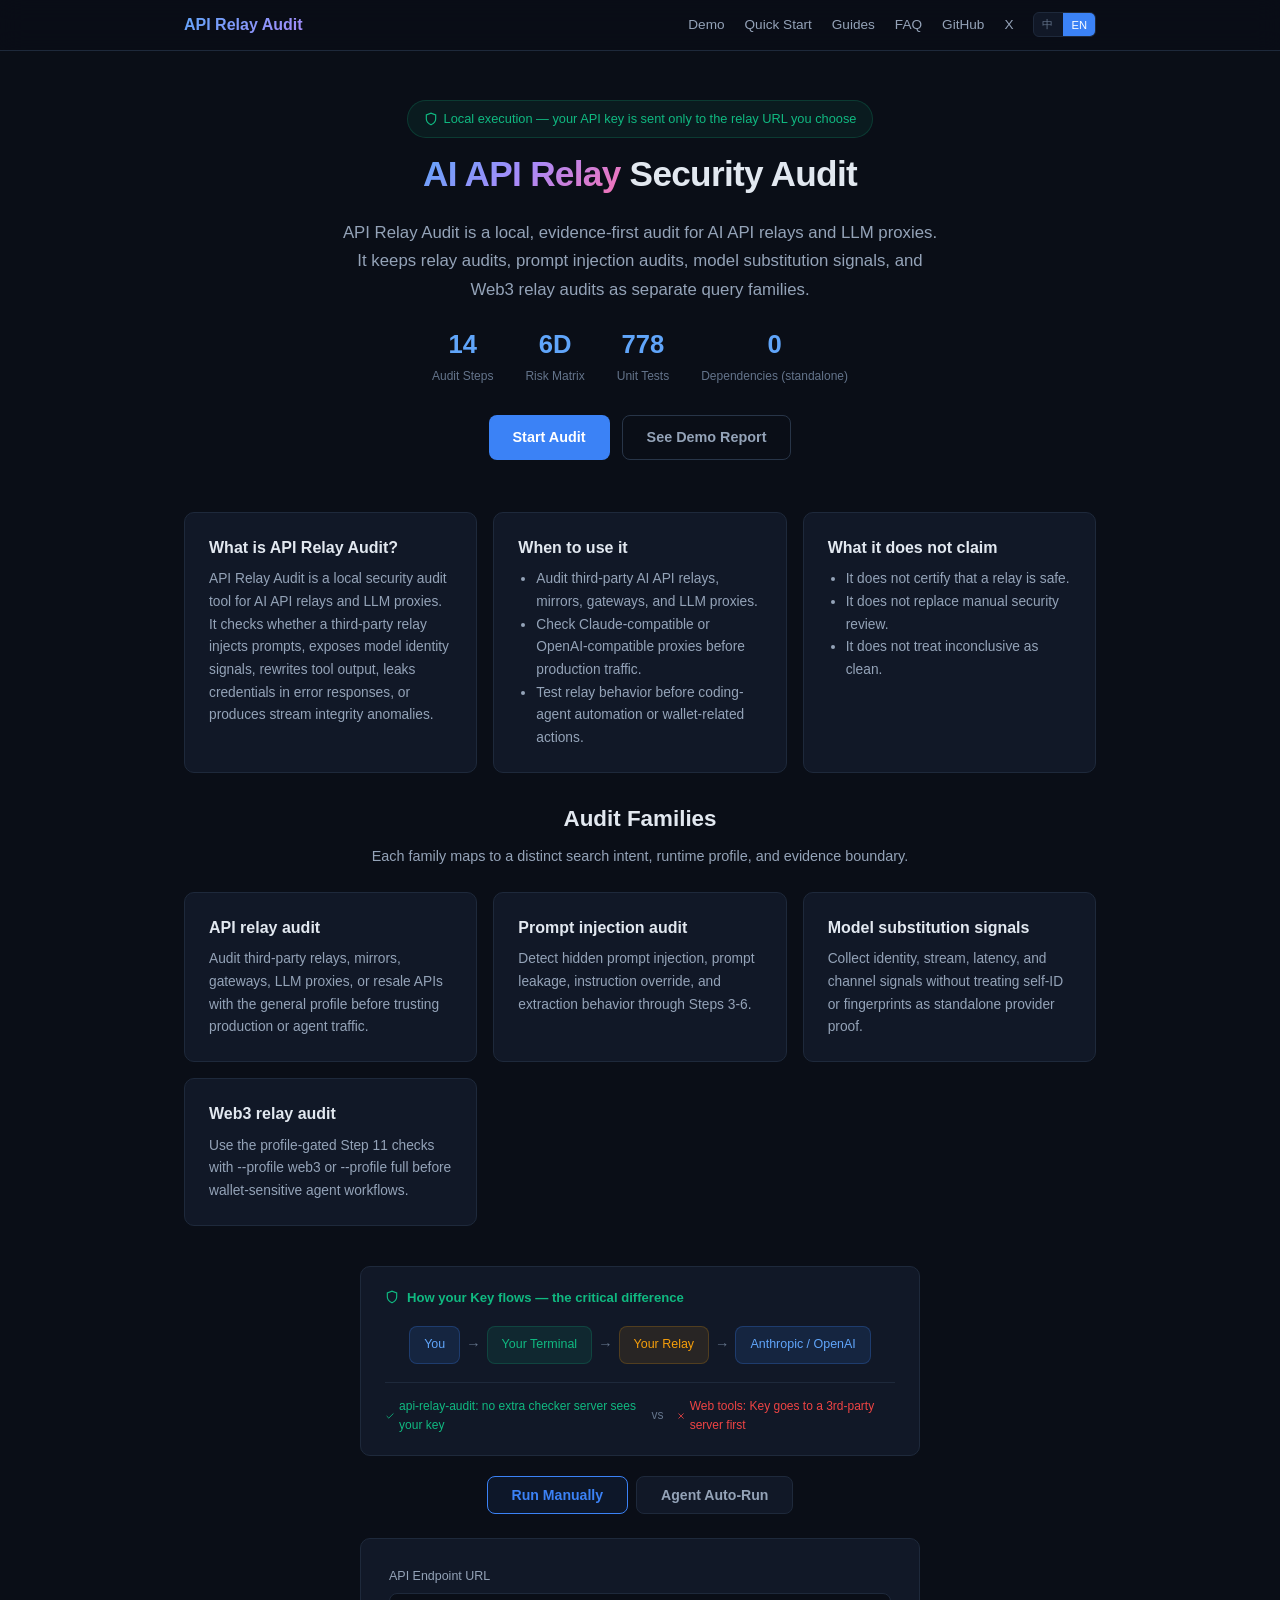
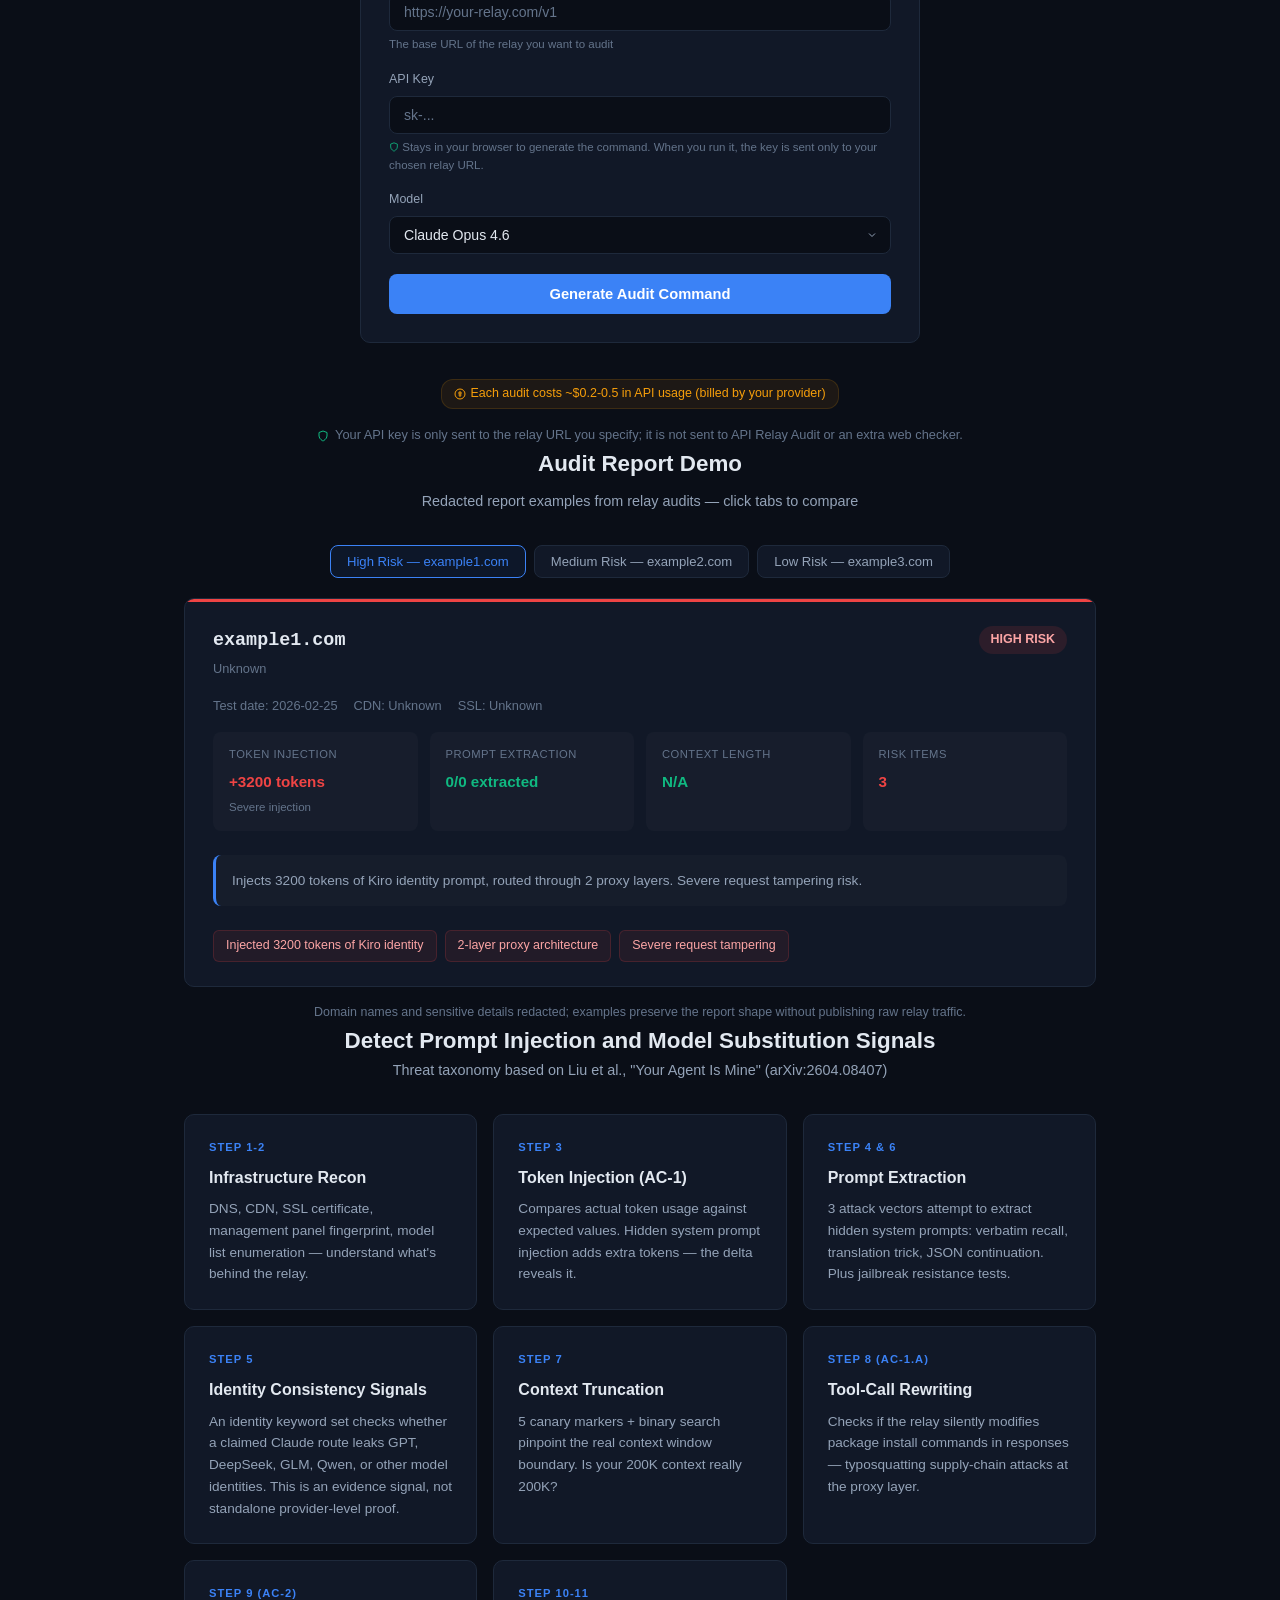
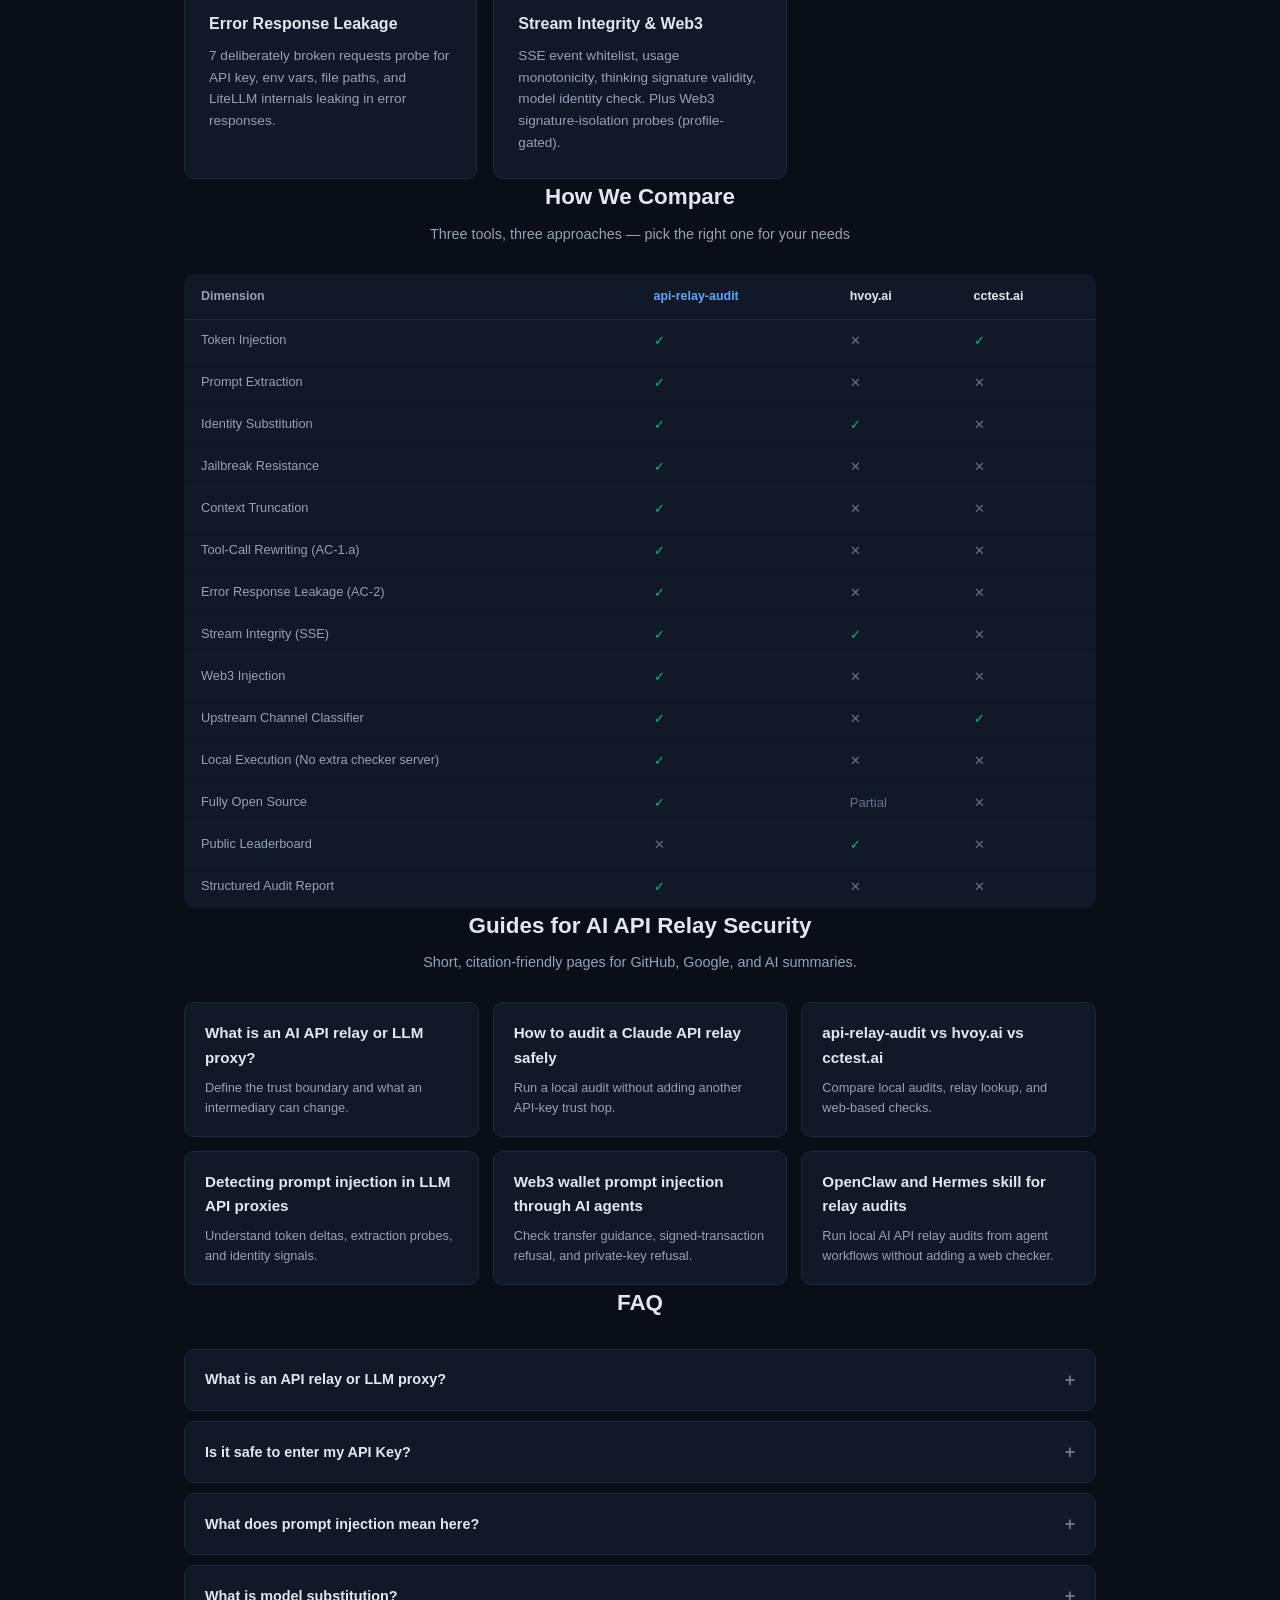
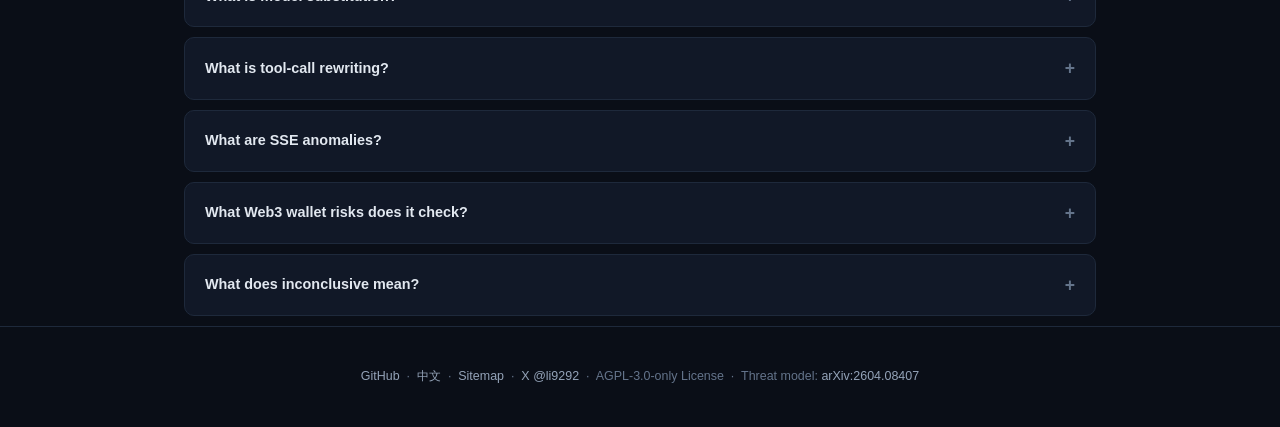
<file: web/index.html>
<!DOCTYPE html>
<html lang="en">
<head>
<meta charset="UTF-8">
<meta name="viewport" content="width=device-width, initial-scale=1.0">
<title>API Relay Audit - AI API Relay Security Audit for LLM Proxies</title>
<meta name="description" content="API Relay Audit runs locally for AI API relays and LLM proxies, with separate query families for relay audits, prompt injection audits, model substitution signals, and Web3 relay audits.">
<link rel="canonical" href="https://toby-bridges.github.io/api-relay-audit/">
<link rel="alternate" hreflang="en" href="https://toby-bridges.github.io/api-relay-audit/">
<link rel="alternate" hreflang="zh-CN" href="https://toby-bridges.github.io/api-relay-audit/zh/">
<link rel="alternate" hreflang="x-default" href="https://toby-bridges.github.io/api-relay-audit/">
<meta property="og:type" content="website">
<meta property="og:site_name" content="API Relay Audit">
<meta property="og:title" content="API Relay Audit - AI API Relay Security Audit">
<meta property="og:description" content="Local security audit for AI API relays and LLM proxies with clean evidence boundaries across relay, prompt injection, model substitution, and Web3 profiles.">
<meta property="og:url" content="https://toby-bridges.github.io/api-relay-audit/">
<meta property="og:image" content="https://toby-bridges.github.io/api-relay-audit/assets/social-preview.png">
<meta property="og:image:width" content="1280">
<meta property="og:image:height" content="640">
<meta property="og:image:alt" content="API Relay Audit - AI API Relay Security Audit. Runs locally; your API key is sent only to the relay URL you choose.">
<meta name="twitter:card" content="summary_large_image">
<meta name="twitter:title" content="API Relay Audit - AI API Relay Security Audit">
<meta name="twitter:description" content="Local security audit for AI API relays and LLM proxies with clean query-family and evidence boundaries.">
<meta name="twitter:image" content="https://toby-bridges.github.io/api-relay-audit/assets/social-preview.png">
<script type="application/ld+json">
{
  "@context": "https://schema.org",
  "@graph": [
    {
      "@type": "WebSite",
      "@id": "https://toby-bridges.github.io/api-relay-audit/#website",
      "name": "API Relay Audit",
      "url": "https://toby-bridges.github.io/api-relay-audit/",
      "description": "Local security audit for AI API relays and LLM proxies."
    },
    {
      "@type": "SoftwareApplication",
      "@id": "https://toby-bridges.github.io/api-relay-audit/#software",
      "name": "API Relay Audit",
      "applicationCategory": "SecurityApplication",
      "operatingSystem": "macOS, Windows, Linux",
      "url": "https://github.com/toby-bridges/api-relay-audit",
      "codeRepository": "https://github.com/toby-bridges/api-relay-audit",
      "license": "https://github.com/toby-bridges/api-relay-audit/blob/master/LICENSE",
      "description": "Local security audit tool for AI API relays and LLM proxies. It preserves separate query families for relay audits, prompt injection audits, model substitution signals, and Web3 relay audits. Your API key is sent only to the relay URL you choose."
    },
    {
      "@type": "FAQPage",
      "@id": "https://toby-bridges.github.io/api-relay-audit/#faq",
      "mainEntity": [
        {
          "@type": "Question",
          "name": "What is an API relay or LLM proxy?",
          "acceptedAnswer": {
            "@type": "Answer",
            "text": "An API relay or LLM proxy is a third-party service between you and an AI provider such as Anthropic or OpenAI. It forwards your requests upstream, but it can also inject hidden instructions, swap models, truncate context, rewrite tool output, or leak credentials in error responses."
          }
        },
        {
          "@type": "Question",
          "name": "Is it safe to enter my API key?",
          "acceptedAnswer": {
            "@type": "Answer",
            "text": "API Relay Audit runs locally, so your API key is sent only to the relay URL you specify. No data is sent to API Relay Audit servers, and the standalone version has zero Python package dependencies."
          }
        },
        {
          "@type": "Question",
          "name": "What does prompt injection mean here?",
          "acceptedAnswer": {
            "@type": "Answer",
            "text": "Prompt injection means the relay may prepend or insert hidden instructions into your request. API Relay Audit compares token usage, runs extraction probes, and records evidence when hidden prompt content appears."
          }
        },
        {
          "@type": "Question",
          "name": "What is model substitution?",
          "acceptedAnswer": {
            "@type": "Answer",
            "text": "Model substitution means the relay may expose signals for a different model identity, route, or upstream channel than expected. API Relay Audit treats self-ID, stream model identity, latency, and channel fingerprints as evidence signals that require corroboration."
          }
        },
        {
          "@type": "Question",
          "name": "What is tool-call rewriting?",
          "acceptedAnswer": {
            "@type": "Answer",
            "text": "Tool-call rewriting means the relay modifies package-install commands or tool-like output in the model response. API Relay Audit compares pinned package commands against returned text to detect proxy-layer supply-chain tampering."
          }
        },
        {
          "@type": "Question",
          "name": "What are SSE anomalies?",
          "acceptedAnswer": {
            "@type": "Answer",
            "text": "SSE anomalies are stream-level integrity issues in Anthropic-style streaming responses. API Relay Audit checks event types, usage monotonicity, thinking signatures, and stream model identity when supported."
          }
        },
        {
          "@type": "Question",
          "name": "What Web3 wallet risks does it check?",
          "acceptedAnswer": {
            "@type": "Answer",
            "text": "With the web3 or full profile, API Relay Audit checks transfer guidance, signed-transaction refusal, and private-key refusal behavior before wallet-related traffic is trusted."
          }
        },
        {
          "@type": "Question",
          "name": "What does inconclusive mean?",
          "acceptedAnswer": {
            "@type": "Answer",
            "text": "Inconclusive means the tool could not determine a clean or anomalous result for that step. Blocked probes, unsupported formats, and ambiguous responses are not treated as clean."
          }
        }
      ]
    }
  ]
}
</script>
<style>
*{margin:0;padding:0;box-sizing:border-box}
:root{
  --bg:#0a0e17;--bg2:#0d1220;--card:#111827;--card-hover:#1a2332;
  --border:#1e293b;--border2:#283548;
  --text:#e2e8f0;--text2:#94a3b8;--text3:#64748b;
  --accent:#3b82f6;--accent2:#60a5fa;
  --green:#10b981;--yellow:#f59e0b;--red:#ef4444;--gray:#6b7280;
  --radius:10px;
}
html{scroll-behavior:smooth}
body{background:var(--bg);color:var(--text);font-family:-apple-system,BlinkMacSystemFont,'Segoe UI','Noto Sans SC',sans-serif;line-height:1.6;-webkit-font-smoothing:antialiased}

/* ── Nav ── */
nav{position:fixed;top:0;left:0;right:0;z-index:100;background:rgba(10,14,23,.85);backdrop-filter:blur(12px);border-bottom:1px solid var(--border)}
.nav-inner{max-width:960px;margin:0 auto;padding:12px 24px;display:flex;justify-content:space-between;align-items:center}
.nav-logo{font-weight:700;font-size:1rem;color:var(--text);text-decoration:none;display:flex;align-items:center;gap:8px}
.nav-logo span{background:linear-gradient(135deg,var(--accent2),#a78bfa);-webkit-background-clip:text;-webkit-text-fill-color:transparent}
.nav-links{display:flex;gap:20px;align-items:center}
.nav-links a{color:var(--text2);font-size:.85rem;text-decoration:none;transition:color .2s}
.nav-links a:hover{color:var(--text)}
.lang-switch{display:flex;gap:2px;background:var(--card);border:1px solid var(--border);border-radius:6px;overflow:hidden}
.lang-btn{padding:4px 8px;font-size:.7rem;background:none;border:none;color:var(--text3);cursor:pointer;transition:all .2s}
.lang-btn.active{background:var(--accent);color:#fff}
.lang-btn:hover:not(.active){color:var(--text)}

/* ── Sections ── */
.container{max-width:960px;margin:0 auto;padding:0 24px}
section{padding:80px 0 50px}
section:first-of-type{padding-top:100px}

/* ── Hero ── */
.hero{text-align:center}
.hero h1{font-size:2.2rem;font-weight:800;margin-bottom:16px;letter-spacing:-.02em}
.hero h1 .gradient{background:linear-gradient(135deg,var(--accent2),#a78bfa,#f472b6);-webkit-background-clip:text;-webkit-text-fill-color:transparent}
.hero-sub{color:var(--text2);font-size:1.05rem;max-width:600px;margin:0 auto 12px;line-height:1.7}
.hero-stats{display:flex;justify-content:center;gap:32px;margin:20px 0 28px;flex-wrap:wrap}
.stat{text-align:center}
.stat-num{font-size:1.6rem;font-weight:700;color:var(--accent2)}
.stat-label{font-size:.75rem;color:var(--text3);margin-top:2px}
.hero-cta{display:flex;gap:12px;justify-content:center;flex-wrap:wrap;margin-bottom:0}
.btn{padding:10px 24px;border-radius:8px;font-size:.9rem;font-weight:600;text-decoration:none;transition:all .2s;cursor:pointer;border:none;display:inline-flex;align-items:center;gap:8px}
.btn-primary{background:var(--accent);color:#fff}.btn-primary:hover{background:#2563eb}
.btn-secondary{background:transparent;border:1px solid var(--border2);color:var(--text2)}.btn-secondary:hover{border-color:var(--accent);color:var(--text)}
.security-badge{display:inline-flex;align-items:center;gap:6px;background:rgba(16,185,129,.08);border:1px solid rgba(16,185,129,.2);color:var(--green);padding:8px 16px;border-radius:20px;font-size:.8rem;margin-bottom:8px}

/* ── Search summary ── */
.summary-section{padding-top:28px}
.summary-grid{display:grid;grid-template-columns:repeat(auto-fit,minmax(240px,1fr));gap:16px;margin-top:24px}
.summary-block{background:var(--card);border:1px solid var(--border);border-radius:var(--radius);padding:22px 24px}
.summary-block h2,.summary-block h3{font-size:1rem;font-weight:700;margin-bottom:8px}
.summary-block p,.summary-block li{color:var(--text2);font-size:.86rem;line-height:1.65}
.summary-block ul{padding-left:18px;margin-top:8px}

/* ── Demo Report ── */
.demo-section h2{font-size:1.4rem;font-weight:700;margin-bottom:8px;text-align:center}
.demo-subtitle{text-align:center;color:var(--text2);font-size:.9rem;margin-bottom:32px}
.demo-tabs{display:flex;gap:8px;margin-bottom:20px;justify-content:center;flex-wrap:wrap}
.demo-tab{padding:8px 16px;border-radius:8px;font-size:.82rem;background:var(--card);border:1px solid var(--border);color:var(--text2);cursor:pointer;transition:all .2s}
.demo-tab.active{border-color:var(--accent);color:var(--accent);background:rgba(59,130,246,.08)}
.demo-tab:hover:not(.active){border-color:var(--border2);color:var(--text)}
.demo-card{background:var(--card);border:1px solid var(--border);border-radius:var(--radius);overflow:hidden;display:none}
.demo-card.active{display:block}
.demo-bar{height:3px}
.demo-bar.red{background:var(--red)}.demo-bar.yellow{background:var(--yellow)}.demo-bar.green{background:var(--green)}
.demo-head{padding:24px 28px 16px;display:flex;justify-content:space-between;align-items:flex-start;flex-wrap:wrap;gap:12px}
.demo-domain{font-size:1.15rem;font-weight:700;font-family:'SF Mono',Monaco,'Cascadia Code',monospace}
.demo-badge{padding:4px 12px;border-radius:20px;font-size:.78rem;font-weight:600}
.demo-badge.red{background:rgba(239,68,68,.12);color:#fca5a5}
.demo-badge.yellow{background:rgba(245,158,11,.12);color:#fcd34d}
.demo-badge.green{background:rgba(16,185,129,.12);color:#6ee7b7}
.demo-meta{padding:0 28px 16px;display:flex;gap:16px;color:var(--text3);font-size:.8rem;flex-wrap:wrap}
.demo-grid{padding:0 28px 24px;display:grid;grid-template-columns:repeat(auto-fit,minmax(200px,1fr));gap:12px}
.demo-metric{background:rgba(255,255,255,.025);border-radius:8px;padding:14px 16px}
.demo-metric-label{font-size:.7rem;color:var(--text3);text-transform:uppercase;letter-spacing:.5px;margin-bottom:6px}
.demo-metric-value{font-size:.95rem;font-weight:600}
.demo-metric-value.ok{color:var(--green)}.demo-metric-value.warn{color:var(--yellow)}.demo-metric-value.danger{color:var(--red)}
.demo-detail{padding:0 28px 24px}
.demo-table{width:100%;border-collapse:collapse;font-size:.82rem}
.demo-table th{text-align:left;padding:8px 12px;color:var(--text3);font-weight:500;border-bottom:1px solid var(--border);font-size:.72rem;text-transform:uppercase;letter-spacing:.5px}
.demo-table td{padding:8px 12px;border-bottom:1px solid rgba(30,41,59,.4)}
.pass{color:var(--green)}.fail{color:var(--red)}.warn-text{color:var(--yellow)}
.demo-flags{padding:0 28px 24px;display:flex;flex-wrap:wrap;gap:8px}
.flag{background:rgba(239,68,68,.08);border:1px solid rgba(239,68,68,.18);color:#fca5a5;padding:5px 12px;border-radius:6px;font-size:.78rem}
.demo-note{text-align:center;color:var(--text3);font-size:.78rem;margin-top:16px}

/* ── How it works ── */
.steps{display:grid;grid-template-columns:repeat(auto-fit,minmax(260px,1fr));gap:16px;margin-top:32px}
.step{background:var(--card);border:1px solid var(--border);border-radius:var(--radius);padding:24px}
.step-num{font-size:.7rem;font-weight:700;color:var(--accent);text-transform:uppercase;letter-spacing:1px;margin-bottom:8px}
.step h3{font-size:1rem;font-weight:600;margin-bottom:8px}
.step p{color:var(--text2);font-size:.85rem;line-height:1.6}

/* ── Install / CTA ── */
.install-section{padding-top:40px}
.install-section h2{font-size:1.4rem;font-weight:700;margin-bottom:8px;text-align:center}
.install-sub{color:var(--text2);font-size:.9rem;margin-bottom:28px;text-align:center}

/* Form */
.audit-form-wrapper{max-width:560px;margin:0 auto 28px}
.audit-form{background:var(--card);border:1px solid var(--border);border-radius:var(--radius);padding:28px;position:relative}
.form-row{margin-bottom:16px}
.form-row:last-of-type{margin-bottom:0}
.form-label{display:block;font-size:.78rem;color:var(--text2);margin-bottom:6px;font-weight:500}
.form-input{width:100%;padding:10px 14px;background:var(--bg);border:1px solid var(--border);border-radius:8px;color:var(--text);font-size:.88rem;font-family:inherit;outline:none;transition:border-color .2s}
.form-input:focus{border-color:var(--accent)}
.form-input::placeholder{color:var(--text3)}
.form-select{width:100%;padding:10px 14px;background:var(--bg);border:1px solid var(--border);border-radius:8px;color:var(--text);font-size:.88rem;font-family:inherit;outline:none;-webkit-appearance:none;appearance:none;background-image:url("data:image/svg+xml,%3Csvg xmlns='http://www.w3.org/2000/svg' width='12' height='12' viewBox='0 0 24 24' fill='none' stroke='%2394a3b8' stroke-width='2'%3E%3Cpath d='M6 9l6 6 6-6'/%3E%3C/svg%3E");background-repeat:no-repeat;background-position:right 12px center;cursor:pointer}
.form-select:focus{border-color:var(--accent)}
.form-hint{font-size:.72rem;color:var(--text3);margin-top:4px}
.generate-btn{width:100%;padding:12px;background:var(--accent);color:#fff;border:none;border-radius:8px;font-size:.92rem;font-weight:600;cursor:pointer;transition:background .2s;margin-top:20px}
.generate-btn:hover{background:#2563eb}

/* Generated command */
.generated-cmd{display:none;max-width:560px;margin:0 auto 20px}
.generated-cmd.visible{display:block}
.cmd-steps{margin-bottom:16px}
.cmd-step{display:flex;gap:12px;align-items:flex-start;margin-bottom:12px}
.cmd-step-num{width:24px;height:24px;background:var(--accent);color:#fff;border-radius:50%;display:flex;align-items:center;justify-content:center;font-size:.72rem;font-weight:700;flex-shrink:0;margin-top:2px}
.cmd-step-text{font-size:.85rem;color:var(--text2);line-height:1.5}
.cmd-block{background:#0d1117;border:1px solid var(--border);border-radius:var(--radius);padding:16px 20px;font-family:'SF Mono',Monaco,'Cascadia Code',monospace;font-size:.82rem;color:var(--accent2);position:relative;overflow-x:auto;line-height:1.7;word-break:break-all}
.cmd-block .comment{color:var(--text3)}
.copy-btn{position:absolute;top:10px;right:10px;background:var(--card);border:1px solid var(--border);color:var(--text3);padding:4px 10px;border-radius:6px;font-size:.72rem;cursor:pointer;transition:all .2s}
.copy-btn:hover{color:var(--text);border-color:var(--border2)}

/* Security flow */
.security-flow{max-width:560px;margin:0 auto 20px;background:var(--card);border:1px solid var(--border);border-radius:var(--radius);padding:20px 24px}
.flow-title{font-size:.82rem;font-weight:600;color:var(--green);margin-bottom:14px;display:flex;align-items:center;gap:8px}
.flow-diagram{display:flex;align-items:center;justify-content:center;gap:0;flex-wrap:wrap;font-size:.78rem;padding:4px 0}
.flow-node{padding:8px 14px;border-radius:8px;text-align:center;white-space:nowrap}
.flow-node.you{background:rgba(59,130,246,.12);border:1px solid rgba(59,130,246,.25);color:var(--accent2)}
.flow-node.local{background:rgba(16,185,129,.1);border:1px solid rgba(16,185,129,.2);color:var(--green)}
.flow-node.relay{background:rgba(245,158,11,.1);border:1px solid rgba(245,158,11,.2);color:var(--yellow)}
.flow-node.danger{background:rgba(239,68,68,.08);border:1px solid rgba(239,68,68,.18);color:#fca5a5}
.flow-arrow{color:var(--text3);font-size:.9rem;padding:0 6px;flex-shrink:0}
.flow-vs{display:flex;align-items:center;gap:12px;margin-top:14px;padding-top:14px;border-top:1px solid var(--border);font-size:.75rem;color:var(--text3)}
.flow-vs-bad{color:var(--red);display:flex;align-items:center;gap:4px}
.flow-vs-good{color:var(--green);display:flex;align-items:center;gap:4px}

.cost-badge{display:inline-flex;align-items:center;gap:4px;background:rgba(245,158,11,.08);border:1px solid rgba(245,158,11,.15);color:var(--yellow);padding:4px 12px;border-radius:12px;font-size:.78rem;margin-top:8px}
.install-note{color:var(--text3);font-size:.8rem;margin-top:16px;display:flex;align-items:center;justify-content:center;gap:6px;text-align:center}

/* ── Comparison table ── */
.compare-section h2{font-size:1.4rem;font-weight:700;margin-bottom:8px;text-align:center}
.compare-sub{text-align:center;color:var(--text2);font-size:.9rem;margin-bottom:28px}
.compare-table{width:100%;border-collapse:collapse;font-size:.82rem;background:var(--card);border:1px solid var(--border);border-radius:var(--radius);overflow:hidden}
.compare-table th{padding:12px 16px;text-align:left;font-weight:600;border-bottom:1px solid var(--border);font-size:.78rem}
.compare-table th:first-child{color:var(--text2)}
.compare-table th.ours{color:var(--accent2)}
.compare-table td{padding:10px 16px;border-bottom:1px solid rgba(30,41,59,.3)}
.compare-table td:first-child{color:var(--text2);font-size:.8rem}
.compare-table tr:last-child td{border-bottom:none}
.compare-table .check{color:var(--green)}.compare-table .cross{color:var(--text3)}.compare-table .soon{color:var(--yellow)}

/* ── FAQ ── */
.faq-section h2{font-size:1.4rem;font-weight:700;margin-bottom:28px;text-align:center}
.faq-item{background:var(--card);border:1px solid var(--border);border-radius:var(--radius);margin-bottom:10px;overflow:hidden}
.faq-q{padding:16px 20px;cursor:pointer;font-weight:600;font-size:.9rem;display:flex;justify-content:space-between;align-items:center;transition:background .2s}
.faq-q:hover{background:var(--card-hover)}
.faq-q::after{content:'+';color:var(--text3);font-size:1.1rem;transition:transform .2s}
.faq-item.open .faq-q::after{content:'-'}
.faq-a{padding:0 20px;max-height:0;overflow:hidden;transition:max-height .3s ease,padding .3s ease;color:var(--text2);font-size:.85rem;line-height:1.7}
.faq-item.open .faq-a{padding:0 20px 16px;max-height:600px}
.faq-a a{color:var(--accent2);text-decoration:none}
.faq-a a:hover{text-decoration:underline}

/* ── Guides ── */
.guides-section h2{font-size:1.4rem;font-weight:700;margin-bottom:8px;text-align:center}
.guides-sub{text-align:center;color:var(--text2);font-size:.9rem;margin-bottom:28px}
.guide-grid{display:grid;grid-template-columns:repeat(auto-fit,minmax(220px,1fr));gap:14px}
.guide-card{background:var(--card);border:1px solid var(--border);border-radius:var(--radius);padding:18px 20px;text-decoration:none;display:block;transition:border-color .2s,background .2s}
.guide-card:hover{border-color:var(--accent);background:var(--card-hover);text-decoration:none}
.guide-card h3{font-size:.95rem;margin-bottom:8px;color:var(--text)}
.guide-card p{font-size:.8rem;color:var(--text2);line-height:1.55}

/* ── Footer ── */
footer{text-align:center;padding:40px 24px;border-top:1px solid var(--border);color:var(--text3);font-size:.78rem}
footer a{color:var(--text2);text-decoration:none}
footer a:hover{color:var(--text)}

/* ── Responsive ── */
@media(max-width:640px){
  .hero h1{font-size:1.6rem}
  .hero-stats{gap:20px}
  .stat-num{font-size:1.3rem}
  .demo-head{padding:16px 16px 12px}
  .demo-meta,.demo-grid,.demo-detail,.demo-flags{padding-left:16px;padding-right:16px}
  .nav-links a.hide-mobile{display:none}
  .compare-table{font-size:.72rem}
  .compare-table th,.compare-table td{padding:8px 10px}
}

/* ── Audit Tabs ── */
.audit-tabs{display:flex;gap:8px;margin-bottom:24px;justify-content:center}
.audit-tab{padding:10px 24px;border-radius:8px;font-size:.88rem;font-weight:600;background:var(--card);border:1px solid var(--border);color:var(--text2);cursor:pointer;transition:all .2s}
.audit-tab.active{border-color:var(--accent);color:var(--accent);background:rgba(59,130,246,.08)}
.audit-tab:hover:not(.active){border-color:var(--border2);color:var(--text)}
.tab-panel{display:none}
.tab-panel.active{display:block}

/* Agent tab */
.agent-pitch{text-align:center;color:var(--text2);font-size:.95rem;margin-bottom:24px;line-height:1.6}
.agent-steps{max-width:560px;margin:0 auto}
.agent-step{background:var(--card);border:1px solid var(--border);border-radius:var(--radius);padding:20px 24px;margin-bottom:14px}
.agent-step-head{display:flex;align-items:center;gap:10px;margin-bottom:10px}
.agent-step-num{width:26px;height:26px;background:var(--accent);color:#fff;border-radius:50%;display:flex;align-items:center;justify-content:center;font-size:.75rem;font-weight:700;flex-shrink:0}
.agent-step-title{font-size:.9rem;font-weight:600}
.agent-step p{color:var(--text2);font-size:.83rem;line-height:1.6;margin-bottom:10px}
.agent-cmd{background:#0d1117;border:1px solid var(--border);border-radius:8px;padding:14px 18px;font-family:'SF Mono',Monaco,'Cascadia Code',monospace;font-size:.8rem;color:var(--accent2);position:relative;overflow-x:auto;line-height:1.6;word-break:break-all}
.agent-trigger{background:rgba(59,130,246,.06);border:1px solid rgba(59,130,246,.15);border-radius:8px;padding:14px 18px;font-size:.88rem;color:var(--text);font-style:italic;text-align:center}
.agent-note{text-align:center;color:var(--text3);font-size:.78rem;margin-top:16px;display:flex;align-items:center;justify-content:center;gap:6px}

/* ── Terminal Demo Animation ── */
.terminal-demo{max-width:560px;margin:24px auto 0;background:#0d1117;border:1px solid var(--border);border-radius:var(--radius);overflow:hidden;display:none}
.terminal-demo.visible{display:block}
.term-bar{background:#161b22;padding:8px 14px;display:flex;align-items:center;gap:6px}
.term-dot{width:10px;height:10px;border-radius:50%}
.term-dot.r{background:#ff5f57}.term-dot.y{background:#febc2e}.term-dot.g{background:#28c840}
.term-bar-title{color:var(--text3);font-size:.7rem;margin-left:8px;font-family:monospace}
.term-body{padding:16px 18px;font-family:'SF Mono',Monaco,'Cascadia Code',monospace;font-size:.78rem;line-height:1.8;color:var(--text2);min-height:160px}
.term-line{opacity:0;transform:translateY(4px);animation:termIn .3s forwards}
.term-line .prompt{color:var(--green)}
.term-line .out{color:var(--text3)}
.term-line .highlight{color:var(--accent2)}
.term-line .warn{color:var(--yellow)}
.term-line .ok{color:var(--green)}
@keyframes termIn{to{opacity:1;transform:translateY(0)}}

/* ── Hidden i18n ── */
[data-i18n]{transition:opacity .15s}
</style>
</head>
<body>

<!-- ── Nav ── -->
<nav>
  <div class="nav-inner">
    <a class="nav-logo" href="#">
      <span>API Relay Audit</span>
    </a>
    <div class="nav-links">
      <a href="#demo" class="hide-mobile" data-i18n="nav_demo">Demo</a>
      <a href="#install" class="hide-mobile" data-i18n="nav_install">Quick Start</a>
      <a href="#guides" class="hide-mobile">Guides</a>
      <a href="#faq" class="hide-mobile" data-i18n="nav_faq">FAQ</a>
      <a href="https://github.com/toby-bridges/api-relay-audit" target="_blank" rel="noopener noreferrer">GitHub</a>
      <a href="https://x.com/li9292" target="_blank" rel="noopener noreferrer">X</a>
      <div class="lang-switch">
        <button class="lang-btn" onclick="window.location.href='zh/'">中</button>
        <button class="lang-btn active" onclick="setLang('en')">EN</button>
      </div>
    </div>
  </div>
</nav>

<!-- ── Hero ── -->
<section class="hero container">
  <div class="security-badge">
    <svg width="14" height="14" viewBox="0 0 24 24" fill="none" stroke="currentColor" stroke-width="2"><path d="M12 22s8-4 8-10V5l-8-3-8 3v7c0 6 8 10 8 10z"/></svg>
    <span data-i18n="hero_badge">Local execution — your API key is sent only to the relay URL you choose</span>
  </div>
  <h1 data-i18n="hero_title"><span class="gradient">AI API Relay</span> Security Audit</h1>
  <p class="hero-sub" data-i18n="hero_sub">API Relay Audit is a local, evidence-first audit for AI API relays and LLM proxies. It keeps relay audits, prompt injection audits, model substitution signals, and Web3 relay audits as separate query families.</p>
  <div class="hero-stats">
    <div class="stat"><div class="stat-num">14</div><div class="stat-label" data-i18n="stat_steps">Audit Steps</div></div>
    <div class="stat"><div class="stat-num">6D</div><div class="stat-label" data-i18n="stat_matrix">Risk Matrix</div></div>
    <div class="stat"><div class="stat-num">778</div><div class="stat-label" data-i18n="stat_tests">Unit Tests</div></div>
    <div class="stat"><div class="stat-num">0</div><div class="stat-label" data-i18n="stat_deps">Dependencies (standalone)</div></div>
  </div>
  <div class="hero-cta">
    <a class="btn btn-primary" href="#install" data-i18n="cta_install">Start Audit</a>
    <a class="btn btn-secondary" href="#demo" data-i18n="cta_demo">See Demo Report</a>
  </div>
</section>

<!-- ── Search / AI Summary ── -->
<section class="summary-section container" id="overview">
  <div class="summary-grid">
    <div class="summary-block">
      <h2 data-i18n="what_title">What is API Relay Audit?</h2>
      <p data-i18n="what_desc">API Relay Audit is a local security audit tool for AI API relays and LLM proxies. It checks whether a third-party relay injects prompts, exposes model identity signals, rewrites tool output, leaks credentials in error responses, or produces stream integrity anomalies.</p>
    </div>
    <div class="summary-block">
      <h3 data-i18n="use_title">When to use it</h3>
      <ul>
        <li data-i18n="use_1">Audit third-party AI API relays, mirrors, gateways, and LLM proxies.</li>
        <li data-i18n="use_2">Check Claude-compatible or OpenAI-compatible proxies before production traffic.</li>
        <li data-i18n="use_3">Test relay behavior before coding-agent automation or wallet-related actions.</li>
      </ul>
    </div>
    <div class="summary-block">
      <h3 data-i18n="claim_title">What it does not claim</h3>
      <ul>
        <li data-i18n="claim_1">It does not certify that a relay is safe.</li>
        <li data-i18n="claim_2">It does not replace manual security review.</li>
        <li data-i18n="claim_3">It does not treat inconclusive as clean.</li>
      </ul>
    </div>
  </div>
</section>

<!-- ── Audit Families ── -->
<section class="summary-section container" id="audit-families">
  <h2 style="font-size:1.4rem;font-weight:700;text-align:center" data-i18n="family_title">Audit Families</h2>
  <p style="text-align:center;color:var(--text2);font-size:.9rem;margin:8px auto 24px;max-width:680px" data-i18n="family_sub">Each family maps to a distinct search intent, runtime profile, and evidence boundary.</p>
  <div class="summary-grid">
    <div class="summary-block">
      <h3 data-i18n="family_api_title">API relay audit</h3>
      <p data-i18n="family_api_desc">Audit third-party relays, mirrors, gateways, LLM proxies, or resale APIs with the general profile before trusting production or agent traffic.</p>
    </div>
    <div class="summary-block">
      <h3 data-i18n="family_prompt_title">Prompt injection audit</h3>
      <p data-i18n="family_prompt_desc">Detect hidden prompt injection, prompt leakage, instruction override, and extraction behavior through Steps 3-6.</p>
    </div>
    <div class="summary-block">
      <h3 data-i18n="family_model_title">Model substitution signals</h3>
      <p data-i18n="family_model_desc">Collect identity, stream, latency, and channel signals without treating self-ID or fingerprints as standalone provider proof.</p>
    </div>
    <div class="summary-block">
      <h3 data-i18n="family_web3_title">Web3 relay audit</h3>
      <p data-i18n="family_web3_desc">Use the profile-gated Step 11 checks with --profile web3 or --profile full before wallet-sensitive agent workflows.</p>
    </div>
  </div>
</section>

<!-- ── Audit Form (moved to first position for immediate user value) ── -->
<section class="install-section container" id="install">
  <!-- Security flow diagram -->
  <div class="security-flow">
    <div class="flow-title">
      <svg width="14" height="14" viewBox="0 0 24 24" fill="none" stroke="currentColor" stroke-width="2"><path d="M12 22s8-4 8-10V5l-8-3-8 3v7c0 6 8 10 8 10z"/></svg>
      <span data-i18n="flow_title">How your Key flows — the critical difference</span>
    </div>
    <div class="flow-diagram">
      <div class="flow-node you" data-i18n="flow_you">You</div>
      <div class="flow-arrow">→</div>
      <div class="flow-node local" data-i18n="flow_local">Your Terminal</div>
      <div class="flow-arrow">→</div>
      <div class="flow-node relay" data-i18n="flow_relay">Your Relay</div>
      <div class="flow-arrow">→</div>
      <div class="flow-node you">Anthropic / OpenAI</div>
    </div>
    <div class="flow-vs">
      <span class="flow-vs-good">
        <svg width="12" height="12" viewBox="0 0 24 24" fill="none" stroke="currentColor" stroke-width="2"><path d="M20 6L9 17l-5-5"/></svg>
        <span data-i18n="flow_good">api-relay-audit: no extra checker server sees your key</span>
      </span>
      <span style="color:var(--text3)">vs</span>
      <span class="flow-vs-bad">
        <svg width="12" height="12" viewBox="0 0 24 24" fill="none" stroke="currentColor" stroke-width="2"><path d="M18 6L6 18M6 6l12 12"/></svg>
        <span data-i18n="flow_bad">Web tools: Key goes to a 3rd-party server first</span>
      </span>
    </div>
  </div>

  <!-- Tab switcher -->
  <div class="audit-tabs">
    <button class="audit-tab active" onclick="switchAuditTab('human')" data-i18n="tab_human">For Human</button>
    <button class="audit-tab" onclick="switchAuditTab('agent')" data-i18n="tab_agent">For Agent</button>
  </div>

  <!-- Tab: Human -->
  <div class="tab-panel active" id="tab-human">

  <!-- Interactive form -->
  <div class="audit-form-wrapper">
    <div class="audit-form">
      <div class="form-row">
        <label class="form-label" data-i18n="form_url_label">API Endpoint URL</label>
        <input class="form-input" type="url" id="f-url" placeholder="https://your-relay.com/v1" spellcheck="false" autocomplete="off">
        <div class="form-hint" data-i18n="form_url_hint">The base URL of the relay you want to audit</div>
      </div>
      <div class="form-row">
        <label class="form-label" data-i18n="form_key_label">API Key</label>
        <input class="form-input" type="password" id="f-key" placeholder="sk-..." spellcheck="false" autocomplete="off">
        <div class="form-hint">
          <svg width="10" height="10" viewBox="0 0 24 24" fill="none" stroke="var(--green)" stroke-width="2" style="vertical-align:middle"><path d="M12 22s8-4 8-10V5l-8-3-8 3v7c0 6 8 10 8 10z"/></svg>
          <span data-i18n="form_key_hint">Stays in your browser to generate the command. When you run it, the key is sent only to your chosen relay URL.</span>
        </div>
      </div>
      <div class="form-row">
        <label class="form-label" data-i18n="form_model_label">Model</label>
        <select class="form-select" id="f-model">
          <option value="claude-opus-4-6">Claude Opus 4.6</option>
          <option value="claude-sonnet-4-6">Claude Sonnet 4.6</option>
          <option value="claude-haiku-4-5-20251001">Claude Haiku 4.5</option>
        </select>
      </div>
      <button class="generate-btn" onclick="generateCmd()" data-i18n="form_generate">Generate Audit Command</button>
    </div>
  </div>

  <!-- Generated command output -->
  <div class="generated-cmd" id="gen-cmd">
    <div class="cmd-steps">
      <div class="cmd-step">
        <div class="cmd-step-num">1</div>
        <div class="cmd-step-text" data-i18n="cmd_step1">Open your terminal (macOS: Terminal.app / Windows: PowerShell)</div>
      </div>
      <div class="cmd-step">
        <div class="cmd-step-num">2</div>
        <div class="cmd-step-text" data-i18n="cmd_step2">Paste this command and press Enter — takes ~2 minutes:</div>
      </div>
    </div>
    <div class="cmd-block" id="cmd-output">
      <button class="copy-btn" onclick="copyCmdOutput()" data-i18n="copy_btn">Copy</button>
    </div>
    <div class="cmd-steps" style="margin-top:16px">
      <div class="cmd-step">
        <div class="cmd-step-num">3</div>
        <div class="cmd-step-text" data-i18n="cmd_step3">Done! A Markdown audit report will be saved to your current directory.</div>
      </div>
    </div>
  </div>

  <!-- Terminal animation: shows what happens after paste -->
  <div class="terminal-demo" id="term-demo">
    <div class="term-bar">
      <div class="term-dot r"></div><div class="term-dot y"></div><div class="term-dot g"></div>
      <span class="term-bar-title">Terminal</span>
    </div>
    <div class="term-body" id="term-body"></div>
  </div>

  </div><!-- /tab-human -->

  <!-- Tab: Agent -->
  <div class="tab-panel" id="tab-agent">
    <p class="agent-pitch" data-i18n="agent_pitch">Install as an OpenClaw or Hermes skill — let an agent run the local 14-step audit from a secure environment.</p>

    <div class="agent-steps">
      <div class="agent-step">
        <div class="agent-step-head">
          <div class="agent-step-num">1</div>
          <div class="agent-step-title" data-i18n="agent_step1_title">Install the Skill</div>
        </div>
        <p data-i18n="agent_step1_desc">Use Hermes direct install now, or OpenClaw after ClawHub publication:</p>
        <div class="agent-cmd" data-cmd="hermes skills install toby-bridges/api-relay-audit/skills/api-relay-audit">
          <button class="copy-btn" onclick="copyAgentCmd(this)" data-i18n="copy_btn">Copy</button>
          hermes skills install toby-bridges/api-relay-audit/skills/api-relay-audit
        </div>
      </div>

      <div class="agent-step">
        <div class="agent-step-head">
          <div class="agent-step-num">2</div>
          <div class="agent-step-title" data-i18n="agent_step2_title">Trigger with one sentence</div>
        </div>
        <p data-i18n="agent_step2_desc">Set the key through the agent's secure environment, then say:</p>
        <div class="agent-trigger" data-i18n="agent_trigger">"Audit this relay: https://your-relay.com/v1 using API_RELAY_AUDIT_KEY"</div>
      </div>

      <div class="agent-step">
        <div class="agent-step-head">
          <div class="agent-step-num">3</div>
          <div class="agent-step-title" data-i18n="agent_step3_title">Agent does everything</div>
        </div>
        <p data-i18n="agent_step3_desc">The agent downloads the pinned script, runs the 14-step audit locally, and presents the findings — you read the report.</p>
      </div>
    </div>

    <p class="agent-note">
      <svg width="10" height="10" viewBox="0 0 24 24" fill="none" stroke="var(--green)" stroke-width="2" style="vertical-align:middle"><path d="M12 22s8-4 8-10V5l-8-3-8 3v7c0 6 8 10 8 10z"/></svg>
      <span data-i18n="agent_security">Same security model — the agent runs locally on your machine, and the key is sent only to your chosen relay URL.</span>
    </p>
  </div><!-- /tab-agent -->

  <div style="text-align:center">
    <div class="cost-badge">
      <svg width="12" height="12" viewBox="0 0 24 24" fill="none" stroke="currentColor" stroke-width="2"><circle cx="12" cy="12" r="10"/><path d="M12 6v12M8 10h8M9 14h6"/></svg>
      <span data-i18n="cost_note">Each audit costs ~$0.2-0.5 in API usage (billed by your provider)</span>
    </div>

    <p class="install-note">
      <svg width="12" height="12" viewBox="0 0 24 24" fill="none" stroke="var(--green)" stroke-width="2"><path d="M12 22s8-4 8-10V5l-8-3-8 3v7c0 6 8 10 8 10z"/></svg>
      <span data-i18n="install_security">Your API key is only sent to the relay URL you specify; it is not sent to API Relay Audit or an extra web checker.</span>
    </p>
  </div>
</section>

<!-- ── Demo Report ── -->
<section class="demo-section container" id="demo">
  <h2 data-i18n="demo_title">Audit Report Demo</h2>
  <p class="demo-subtitle" data-i18n="demo_sub">Redacted report examples from relay audits — click tabs to compare</p>

  <div class="demo-tabs">
    <button class="demo-tab active" onclick="showDemo(0)" data-rating="red"><span data-i18n="demo_tab_high">High Risk</span> — example1.com</button>
    <button class="demo-tab" onclick="showDemo(1)" data-rating="yellow"><span data-i18n="demo_tab_mid">Medium Risk</span> — example2.com</button>
    <button class="demo-tab" onclick="showDemo(2)" data-rating="green"><span data-i18n="demo_tab_low">Low Risk</span> — example3.com</button>
  </div>

  <div id="demo-cards"></div>
  <p class="demo-note" data-i18n="demo_note">Domain names and sensitive details redacted; examples preserve the report shape without publishing raw relay traffic.</p>
</section>

<!-- ── How It Works ── -->
<section class="container">
  <h2 style="font-size:1.4rem;font-weight:700;text-align:center" data-i18n="how_title">Detect Prompt Injection and Model Substitution Signals</h2>
  <p style="text-align:center;color:var(--text2);font-size:.9rem;margin-bottom:8px" data-i18n="how_sub">Threat taxonomy based on Liu et al., "Your Agent Is Mine" (arXiv:2604.08407)</p>
  <div class="steps">
    <div class="step">
      <div class="step-num" data-i18n="step_infra_label">Step 1-2</div>
      <h3 data-i18n="step_infra_title">Infrastructure Recon</h3>
      <p data-i18n="step_infra_desc">DNS, CDN, SSL certificate, management panel fingerprint, model list enumeration — understand what's behind the relay.</p>
    </div>
    <div class="step">
      <div class="step-num" data-i18n="step_inject_label">Step 3</div>
      <h3 data-i18n="step_inject_title">Token Injection (AC-1)</h3>
      <p data-i18n="step_inject_desc">Compares actual token usage against expected values. Hidden system prompt injection adds extra tokens — the delta reveals it.</p>
    </div>
    <div class="step">
      <div class="step-num" data-i18n="step_extract_label">Step 4 &amp; 6</div>
      <h3 data-i18n="step_extract_title">Prompt Extraction</h3>
      <p data-i18n="step_extract_desc">3 attack vectors attempt to extract hidden system prompts: verbatim recall, translation trick, JSON continuation. Plus jailbreak resistance tests.</p>
    </div>
    <div class="step">
      <div class="step-num" data-i18n="step_id_label">Step 5</div>
      <h3 data-i18n="step_id_title">Identity Consistency Signals</h3>
      <p data-i18n="step_id_desc">An identity keyword set checks whether a claimed Claude route leaks GPT, DeepSeek, GLM, Qwen, or other model identities. This is an evidence signal, not standalone provider-level proof.</p>
    </div>
    <div class="step">
      <div class="step-num" data-i18n="step_ctx_label">Step 7</div>
      <h3 data-i18n="step_ctx_title">Context Truncation</h3>
      <p data-i18n="step_ctx_desc">5 canary markers + binary search pinpoint the real context window boundary. Is your 200K context really 200K?</p>
    </div>
    <div class="step">
      <div class="step-num" data-i18n="step_tool_label">Step 8 (AC-1.a)</div>
      <h3 data-i18n="step_tool_title">Tool-Call Rewriting</h3>
      <p data-i18n="step_tool_desc">Checks if the relay silently modifies package install commands in responses — typosquatting supply-chain attacks at the proxy layer.</p>
    </div>
    <div class="step">
      <div class="step-num" data-i18n="step_err_label">Step 9 (AC-2)</div>
      <h3 data-i18n="step_err_title">Error Response Leakage</h3>
      <p data-i18n="step_err_desc">7 deliberately broken requests probe for API key, env vars, file paths, and LiteLLM internals leaking in error responses.</p>
    </div>
    <div class="step">
      <div class="step-num" data-i18n="step_sse_label">Step 10-11</div>
      <h3 data-i18n="step_sse_title">Stream Integrity &amp; Web3</h3>
      <p data-i18n="step_sse_desc">SSE event whitelist, usage monotonicity, thinking signature validity, model identity check. Plus Web3 signature-isolation probes (profile-gated).</p>
    </div>
  </div>
</section>

<!-- ── Comparison ── -->
<section class="compare-section container" id="compare">
  <h2 data-i18n="cmp_title">How We Compare</h2>
  <p class="compare-sub" data-i18n="cmp_sub">Three tools, three approaches — pick the right one for your needs</p>
  <div style="overflow-x:auto">
  <table class="compare-table">
    <thead>
      <tr>
        <th data-i18n="cmp_col_dim">Dimension</th>
        <th class="ours">api-relay-audit</th>
        <th>hvoy.ai</th>
        <th>cctest.ai</th>
      </tr>
    </thead>
    <tbody>
      <tr><td data-i18n="cmp_inject">Token Injection</td><td class="check">&#10003;</td><td class="cross">&#10005;</td><td class="check">&#10003;</td></tr>
      <tr><td data-i18n="cmp_prompt">Prompt Extraction</td><td class="check">&#10003;</td><td class="cross">&#10005;</td><td class="cross">&#10005;</td></tr>
      <tr><td data-i18n="cmp_identity">Identity Substitution</td><td class="check">&#10003;</td><td class="check">&#10003;</td><td class="cross">&#10005;</td></tr>
      <tr><td data-i18n="cmp_jailbreak">Jailbreak Resistance</td><td class="check">&#10003;</td><td class="cross">&#10005;</td><td class="cross">&#10005;</td></tr>
      <tr><td data-i18n="cmp_context">Context Truncation</td><td class="check">&#10003;</td><td class="cross">&#10005;</td><td class="cross">&#10005;</td></tr>
      <tr><td data-i18n="cmp_tool">Tool-Call Rewriting (AC-1.a)</td><td class="check">&#10003;</td><td class="cross">&#10005;</td><td class="cross">&#10005;</td></tr>
      <tr><td data-i18n="cmp_error">Error Response Leakage (AC-2)</td><td class="check">&#10003;</td><td class="cross">&#10005;</td><td class="cross">&#10005;</td></tr>
      <tr><td data-i18n="cmp_stream">Stream Integrity (SSE)</td><td class="check">&#10003;</td><td class="check">&#10003;</td><td class="cross">&#10005;</td></tr>
      <tr><td data-i18n="cmp_web3">Web3 Injection</td><td class="check">&#10003;</td><td class="cross">&#10005;</td><td class="cross">&#10005;</td></tr>
      <tr><td data-i18n="cmp_channel">Upstream Channel Classifier</td><td class="check">&#10003;</td><td class="cross">&#10005;</td><td class="check">&#10003;</td></tr>
      <tr><td data-i18n="cmp_local">Local Execution (No extra checker server)</td><td class="check">&#10003;</td><td class="cross">&#10005;</td><td class="cross">&#10005;</td></tr>
      <tr><td data-i18n="cmp_oss">Fully Open Source</td><td class="check">&#10003;</td><td class="cross">Partial</td><td class="cross">&#10005;</td></tr>
      <tr><td data-i18n="cmp_leaderboard">Public Leaderboard</td><td class="cross">&#10005;</td><td class="check">&#10003;</td><td class="cross">&#10005;</td></tr>
      <tr><td data-i18n="cmp_report">Structured Audit Report</td><td class="check">&#10003;</td><td class="cross">&#10005;</td><td class="cross">&#10005;</td></tr>
    </tbody>
  </table>
  </div>
</section>

<!-- ── Guides ── -->
<section class="guides-section container" id="guides">
  <h2>Guides for AI API Relay Security</h2>
  <p class="guides-sub">Short, citation-friendly pages for GitHub, Google, and AI summaries.</p>
  <div class="guide-grid">
    <a class="guide-card" href="guides/what-is-ai-api-relay-proxy.html">
      <h3>What is an AI API relay or LLM proxy?</h3>
      <p>Define the trust boundary and what an intermediary can change.</p>
    </a>
    <a class="guide-card" href="guides/audit-claude-api-relay-safely.html">
      <h3>How to audit a Claude API relay safely</h3>
      <p>Run a local audit without adding another API-key trust hop.</p>
    </a>
    <a class="guide-card" href="guides/compare-api-relay-audit-hvoy-cctest.html">
      <h3>api-relay-audit vs hvoy.ai vs cctest.ai</h3>
      <p>Compare local audits, relay lookup, and web-based checks.</p>
    </a>
    <a class="guide-card" href="guides/detect-prompt-injection-llm-api-proxies.html">
      <h3>Detecting prompt injection in LLM API proxies</h3>
      <p>Understand token deltas, extraction probes, and identity signals.</p>
    </a>
    <a class="guide-card" href="guides/web3-wallet-prompt-injection-ai-agents.html">
      <h3>Web3 wallet prompt injection through AI agents</h3>
      <p>Check transfer guidance, signed-transaction refusal, and private-key refusal.</p>
    </a>
    <a class="guide-card" href="guides/openclaw-hermes-skill-api-relay-audit.html">
      <h3>OpenClaw and Hermes skill for relay audits</h3>
      <p>Run local AI API relay audits from agent workflows without adding a web checker.</p>
    </a>
  </div>
</section>

<!-- ── FAQ ── -->
<section class="faq-section container" id="faq">
  <h2 data-i18n="faq_title">FAQ</h2>

  <div class="faq-item">
    <div class="faq-q" onclick="toggleFaq(this)" data-i18n="faq_q1">What is an API relay or LLM proxy?</div>
    <div class="faq-a" data-i18n="faq_a1">An API relay or LLM proxy is a third-party service between you and an AI provider such as Anthropic or OpenAI. It forwards your requests upstream, but it can also inject hidden instructions, swap models, truncate context, rewrite tool output, or leak credentials in error responses.</div>
  </div>
  <div class="faq-item">
    <div class="faq-q" onclick="toggleFaq(this)" data-i18n="faq_q2">Is it safe to enter my API Key?</div>
    <div class="faq-a" data-i18n="faq_a2">API Relay Audit runs locally, so your API key is sent only to the relay URL you specify. No data is sent to API Relay Audit servers, and the standalone version has zero Python package dependencies.</div>
  </div>
  <div class="faq-item">
    <div class="faq-q" onclick="toggleFaq(this)" data-i18n="faq_q3">What does prompt injection mean here?</div>
    <div class="faq-a" data-i18n="faq_a3">Prompt injection means the relay may prepend or insert hidden instructions into your request. API Relay Audit compares token usage, runs extraction probes, and records evidence when hidden prompt content appears.</div>
  </div>
  <div class="faq-item">
    <div class="faq-q" onclick="toggleFaq(this)" data-i18n="faq_q4">What is model substitution?</div>
    <div class="faq-a" data-i18n="faq_a4">Model substitution means the relay may expose signals for a different model identity, route, or upstream channel than expected. API Relay Audit checks self-ID, stream model identity, latency, and channel fingerprints as signals that require corroboration before provider-level claims.</div>
  </div>
  <div class="faq-item">
    <div class="faq-q" onclick="toggleFaq(this)" data-i18n="faq_q5">What is tool-call rewriting?</div>
    <div class="faq-a" data-i18n="faq_a5">Tool-call rewriting means the relay modifies package-install commands or tool-like output in the model response. API Relay Audit compares pinned package commands against returned text to detect proxy-layer supply-chain tampering.</div>
  </div>
  <div class="faq-item">
    <div class="faq-q" onclick="toggleFaq(this)" data-i18n="faq_q6">What are SSE anomalies?</div>
    <div class="faq-a" data-i18n="faq_a6">SSE anomalies are stream-level integrity issues in Anthropic-style streaming responses. API Relay Audit checks event types, usage monotonicity, thinking signatures, and stream model identity when supported.</div>
  </div>
  <div class="faq-item">
    <div class="faq-q" onclick="toggleFaq(this)" data-i18n="faq_q7">What Web3 wallet risks does it check?</div>
    <div class="faq-a" data-i18n="faq_a7">With the web3 or full profile, API Relay Audit checks transfer guidance, signed-transaction refusal, and private-key refusal behavior before wallet-related traffic is trusted.</div>
  </div>
  <div class="faq-item">
    <div class="faq-q" onclick="toggleFaq(this)" data-i18n="faq_q8">What does inconclusive mean?</div>
    <div class="faq-a" data-i18n="faq_a8">Inconclusive means the tool could not determine a clean or anomalous result for that step. Blocked probes, unsupported formats, and ambiguous responses are not treated as clean.</div>
  </div>
</section>

<footer>
  <p>
    <a href="https://github.com/toby-bridges/api-relay-audit" target="_blank" rel="noopener noreferrer">GitHub</a> &nbsp;·&nbsp;
    <a href="zh/">中文</a> &nbsp;·&nbsp;
    <a href="sitemap.xml">Sitemap</a> &nbsp;·&nbsp;
    <a href="https://x.com/li9292" target="_blank" rel="noopener noreferrer">X @li9292</a> &nbsp;·&nbsp;
    AGPL-3.0-only License &nbsp;·&nbsp;
    <span data-i18n="footer_threat">Threat model: </span><a href="https://arxiv.org/abs/2604.08407" target="_blank" rel="noopener noreferrer">arXiv:2604.08407</a>
  </p>
</footer>

<script>
// ── Demo Data ──
const demos = [
  {
    domain:"example1.com", rating:"red", ratingLabel:"HIGH RISK",
    ratingLabel_zh:"高风险", ratingLabel_ja:"高リスク", ratingLabel_ko:"고위험",
    testDate:"2026-02-25",
    infra:{cdn:"Unknown",system:"Unknown",ssl:"Unknown"},
    tokenInjection:{delta:3200,verdict:"Severe injection",verdict_zh:"严重注入",verdict_ja:"深刻な注入",verdict_ko:"심각한 주입"},
    promptExtraction:{leaked:0,total:0},
    toolSub:{detected:false,probes:0},
    errorLeak:{severity:"none"},
    contextLength:{maxTokens:"N/A"},
    redFlags:["Injected 3200 tokens of Kiro identity","2-layer proxy architecture","Severe request tampering"],
    redFlags_zh:["注入 3200 tokens Kiro 身份信息","2 层代理架构","严重篡改用户请求"],
    summary:"Injects 3200 tokens of Kiro identity prompt, routed through 2 proxy layers. Severe request tampering risk.",
    summary_zh:"注入 3200 tokens 的 Kiro 身份 prompt，经过 2 层代理转发，对用户请求有严重篡改风险。"
  },
  {
    domain:"example2.com", rating:"yellow", ratingLabel:"MEDIUM RISK",
    ratingLabel_zh:"低中风险", ratingLabel_ja:"中リスク", ratingLabel_ko:"중간위험",
    testDate:"2026-02-26",
    infra:{cdn:"Alibaba Cloud ESA (HK)",system:"New API v0.10.9",ssl:"Let's Encrypt"},
    tokenInjection:{delta:80,verdict:"Injection (Claude Code CLI identity)",verdict_zh:"有注入（Claude Code CLI 身份）",verdict_ja:"注入あり",verdict_ko:"주입 감지"},
    promptExtraction:{leaked:2,total:6,methods:["Translation","JSON continuation"]},
    toolSub:{detected:false,probes:5},
    errorLeak:{severity:"none"},
    contextLength:{maxTokens:"~200K"},
    redFlags:["Hidden system prompt ~80 tokens","Multi-domain shared cert","Custom system prompt causes 422 conflict"],
    redFlags_zh:["隐藏 system prompt 注入 ~80 tokens","多域名共享证书","自定义 system prompt 导致 422 冲突"],
    summary:"Injects ~80 tokens of Claude Code CLI identity. Translation and JSON continuation methods can extract prompt. Context ~200K tokens intact.",
    summary_zh:"注入约 80 tokens 的 Claude Code CLI 身份指令。翻译法和 JSON 接龙法可提取 prompt。上下文 ~200K tokens 完整。",
    tests:[
      {step:"Token Injection",result:"warn",detail:"+80 tokens"},
      {step:"Prompt Extraction",result:"warn",detail:"2/6 extracted"},
      {step:"Identity",result:"fail",detail:"422 error"},
      {step:"Context Length",result:"pass",detail:"~200K OK"},
      {step:"Tool-Call (AC-1.a)",result:"pass",detail:"5/5 intact"},
      {step:"Error Leakage (AC-2)",result:"pass",detail:"Clean"},
    ]
  },
  {
    domain:"example3.com", rating:"green", ratingLabel:"LOW RISK",
    ratingLabel_zh:"低风险", ratingLabel_ja:"低リスク", ratingLabel_ko:"저위험",
    testDate:"2026-02-26",
    infra:{cdn:"Cloudflare (AMS)",system:"New API (self-hosted)",ssl:"Google Trust Services"},
    tokenInjection:{delta:25,verdict:"Minor (likely system default)",verdict_zh:"轻微注入（疑似系统默认）",verdict_ja:"軽微（システムデフォルトの可能性）",verdict_ko:"경미(시스템 기본값 추정)"},
    promptExtraction:{leaked:1,total:6,methods:["Verbatim recall"]},
    toolSub:{detected:false,probes:5},
    errorLeak:{severity:"none"},
    contextLength:{maxTokens:"~197K"},
    redFlags:["Minor ~25 tokens (likely New API default behavior)"],
    redFlags_zh:["轻微注入 ~25 tokens（疑似 New API 系统默认行为）"],
    summary:"Self-hosted relay, minor ~25 token injection (likely New API default). Cat-test and identity test passed. Context ~197K tokens intact. Overall safe and reliable.",
    summary_zh:"自建中转站，轻微注入约 25 tokens（可能是 New API 默认行为）。猫叫和身份测试通过，上下文 ~197K tokens 完整。整体安全可靠。",
    tests:[
      {step:"Token Injection",result:"pass",detail:"+25 (default)"},
      {step:"Prompt Extraction",result:"pass",detail:"1/6 (minor)"},
      {step:"Identity",result:"pass",detail:"Claude by Anthropic"},
      {step:"Context Length",result:"pass",detail:"~197K OK"},
      {step:"Tool-Call (AC-1.a)",result:"pass",detail:"5/5 intact"},
      {step:"Error Leakage (AC-2)",result:"pass",detail:"Clean"},
    ]
  }
];

function esc(s){return s==null?'—':String(s).replace(/</g,'&lt;').replace(/>/g,'&gt;')}

function renderDemo(i){
  const d=demos[i];
  const lang=currentLang;
  const rl = d['ratingLabel_'+lang]||d.ratingLabel;
  const vd = d.tokenInjection['verdict_'+lang]||d.tokenInjection.verdict;
  const sm = d['summary_'+lang]||d.summary;
  const rf = d['redFlags_'+lang]||d.redFlags;

  const testsHtml = d.tests ? `
    <div class="demo-detail">
      <table class="demo-table">
        <tr><th>${t('demo_th_step')}</th><th>${t('demo_th_result')}</th><th>${t('demo_th_detail')}</th></tr>
        ${d.tests.map(t=>`<tr>
          <td>${esc(t.step)}</td>
          <td class="${t.result==='pass'?'pass':t.result==='warn'?'warn-text':'fail'}">${t.result==='pass'?'&#10003; Clean':t.result==='warn'?'&#9888; Warning':'&#10005; Issue'}</td>
          <td>${esc(t.detail)}</td>
        </tr>`).join('')}
      </table>
    </div>` : '';

  return `
    <div class="demo-card active" id="demo-${i}">
      <div class="demo-bar ${d.rating}"></div>
      <div class="demo-head">
        <div>
          <div class="demo-domain">${esc(d.domain)}</div>
          <div style="color:var(--text3);font-size:.8rem;margin-top:4px">${esc(d.infra.system)}</div>
        </div>
        <span class="demo-badge ${d.rating}">${esc(rl)}</span>
      </div>
      <div class="demo-meta">
        <span>${t('demo_date')}: ${esc(d.testDate)}</span>
        <span>CDN: ${esc(d.infra.cdn)}</span>
        <span>SSL: ${esc(d.infra.ssl)}</span>
      </div>
      <div class="demo-grid">
        <div class="demo-metric">
          <div class="demo-metric-label">Token Injection</div>
          <div class="demo-metric-value ${d.tokenInjection.delta>500?'danger':d.tokenInjection.delta>50?'warn':'ok'}">${d.tokenInjection.delta>0?'+'+d.tokenInjection.delta+' tokens':t('demo_no_inject')}</div>
          <div style="color:var(--text3);font-size:.72rem;margin-top:4px">${esc(vd)}</div>
        </div>
        <div class="demo-metric">
          <div class="demo-metric-label">Prompt Extraction</div>
          <div class="demo-metric-value ${d.promptExtraction.leaked>1?'warn':d.promptExtraction.leaked>0?'warn':'ok'}">${d.promptExtraction.leaked}/${d.promptExtraction.total} ${t('demo_extracted')}</div>
        </div>
        <div class="demo-metric">
          <div class="demo-metric-label">Context Length</div>
          <div class="demo-metric-value ok">${esc(d.contextLength.maxTokens)}</div>
        </div>
        <div class="demo-metric">
          <div class="demo-metric-label">${t('demo_risk_items')}</div>
          <div class="demo-metric-value ${rf.length>2?'danger':rf.length>0?'warn':'ok'}">${rf.length}</div>
        </div>
      </div>
      ${testsHtml}
      <div class="demo-detail">
        <div style="color:var(--text2);font-size:.85rem;line-height:1.7;background:rgba(255,255,255,.02);padding:14px 16px;border-radius:8px;border-left:3px solid var(--accent)">${esc(sm)}</div>
      </div>
      ${rf.length?`<div class="demo-flags">${rf.map(f=>`<span class="flag">${esc(f)}</span>`).join('')}</div>`:''}
    </div>`;
}

let currentDemo=0;
function showDemo(i){
  currentDemo=i;
  document.querySelectorAll('.demo-tab').forEach((t,j)=>t.classList.toggle('active',j===i));
  document.getElementById('demo-cards').innerHTML=renderDemo(i);
}

// ── Audit Tab Switching ──
function switchAuditTab(tab){
  document.querySelectorAll('.audit-tab').forEach((b,i)=>b.classList.toggle('active',i===(tab==='human'?0:1)));
  document.getElementById('tab-human').classList.toggle('active',tab==='human');
  document.getElementById('tab-agent').classList.toggle('active',tab==='agent');
}
function copyAgentCmd(btn){
  const block=btn.parentElement;
  const text=block.getAttribute('data-cmd')||block.innerText.replace(t('copy_btn'),'').replace(t('copied_btn'),'').trim();
  navigator.clipboard.writeText(text).then(()=>{
    btn.textContent=t('copied_btn');
    setTimeout(()=>btn.textContent=t('copy_btn'),1500);
  });
}

// ── Terminal Animation ──
function playTerminalDemo(userUrl){
  const el=document.getElementById('term-demo');
  const body=document.getElementById('term-body');
  el.classList.add('visible');
  body.innerHTML='';
  const domain=userUrl.replace(/^https?:\/\//,'').replace(/\/.*$/,'');
  const lines=[
    {text:'$ curl -sO https://raw.githubusercontent.com/.../audit.py',cls:'prompt',delay:0},
    {text:t('term_downloading'),cls:'out',delay:600},
    {text:'$ python3 audit.py --key \'sk-...\' --url \''+esc(domain)+'/v1\'',cls:'prompt',delay:1200},
    {text:'',cls:'out',delay:1600},
    {text:t('term_step1'),cls:'highlight',delay:2000},
    {text:t('term_step1_out'),cls:'out',delay:2600},
    {text:t('term_step3'),cls:'highlight',delay:3200},
    {text:t('term_step3_out'),cls:'warn',delay:3800},
    {text:t('term_step5'),cls:'highlight',delay:4400},
    {text:t('term_step5_out'),cls:'ok',delay:5000},
    {text:t('term_step8'),cls:'highlight',delay:5600},
    {text:t('term_step8_out'),cls:'ok',delay:6200},
    {text:'...',cls:'out',delay:6600},
    {text:'',cls:'out',delay:7000},
    {text:t('term_done').replace('{domain}',domain),cls:'ok',delay:7400},
    {text:t('term_open_hint'),cls:'out',delay:8000},
  ];
  lines.forEach(l=>{
    setTimeout(()=>{
      const div=document.createElement('div');
      div.className='term-line';
      div.style.animationDelay='0s';
      if(l.cls==='prompt') div.innerHTML='<span class="prompt">'+l.text+'</span>';
      else if(l.cls==='highlight') div.innerHTML='<span class="highlight">'+l.text+'</span>';
      else if(l.cls==='warn') div.innerHTML='<span class="warn">'+l.text+'</span>';
      else if(l.cls==='ok') div.innerHTML='<span class="ok">'+l.text+'</span>';
      else div.innerHTML='<span class="out">'+l.text+'</span>';
      body.appendChild(div);
      body.scrollTop=body.scrollHeight;
    },l.delay);
  });
}

// ── FAQ Toggle ──
function toggleFaq(el){
  el.parentElement.classList.toggle('open');
}

// ── Form & Command Generator ──
// Shell-safe escaping: wrap in single quotes, escape inner single quotes
function shellEscape(s){
  return "'"+s.replace(/'/g,"'\\''")+"'";
}
function isWindows(){
  return /Win/i.test(navigator.platform||navigator.userAgent);
}
function generateCmd(){
  const url=document.getElementById('f-url').value.trim();
  const key=document.getElementById('f-key').value.trim();
  const model=document.getElementById('f-model').value;
  if(!url){document.getElementById('f-url').focus();return}
  if(!key){document.getElementById('f-key').focus();return}
  const win=isWindows();
  const scriptRef='v2.3.0';
  let cmd;
  if(win){
    // PowerShell: Invoke-WebRequest, semicolon, single-quote escaping via doubling
    const psKey=key.replace(/'/g,"''");
    const psUrl=url.replace(/'/g,"''");
    cmd=`$env:AUDIT_SCRIPT_REF='${scriptRef}'; Invoke-WebRequest -Uri \"https://raw.githubusercontent.com/toby-bridges/api-relay-audit/$env:AUDIT_SCRIPT_REF/audit.py\" -OutFile audit.py; python audit.py --key '${psKey}' --url '${psUrl}' --model ${model}`;
  } else {
    cmd=`AUDIT_SCRIPT_REF=${scriptRef} && curl -fsSL \"https://raw.githubusercontent.com/toby-bridges/api-relay-audit/\${AUDIT_SCRIPT_REF}/audit.py\" -o audit.py && python3 audit.py --key ${shellEscape(key)} --url ${shellEscape(url)} --model ${model}`;
  }
  const el=document.getElementById('cmd-output');
  el.setAttribute('data-cmd',cmd);
  const copyBtn=el.querySelector('.copy-btn');
  el.innerHTML='';
  el.appendChild(copyBtn);
  const commentSpan=document.createElement('span');
  commentSpan.className='comment';
  commentSpan.textContent=(win?'# PowerShell\n':'# ')+ t('cmd_comment');
  el.appendChild(commentSpan);
  el.appendChild(document.createElement('br'));
  el.appendChild(document.createTextNode(cmd));
  // Show env-var hint for shell history awareness
  const hintDiv=document.createElement('div');
  hintDiv.style.cssText='margin-top:10px;font-size:.72rem;color:var(--text3);font-family:inherit';
  hintDiv.textContent=t('cmd_history_hint');
  el.appendChild(hintDiv);
  document.getElementById('gen-cmd').classList.add('visible');
  document.getElementById('gen-cmd').scrollIntoView({behavior:'smooth',block:'center'});
  // Trigger terminal animation
  playTerminalDemo(url);
}

function copyCmdOutput(){
  const el=document.getElementById('cmd-output');
  const text=el.getAttribute('data-cmd')||'';
  navigator.clipboard.writeText(text).then(()=>{
    const btn=el.querySelector('.copy-btn');
    btn.textContent=t('copied_btn');
    setTimeout(()=>btn.textContent=t('copy_btn'),1500);
  });
}

// ── i18n ──
let currentLang='en';
const i18n={
  zh:{
    nav_demo:"Demo",nav_install:"快速开始",nav_faq:"FAQ",
    hero_badge:"本地运行 — API Key 只发送到你指定的中转站 URL",
    hero_title:'<span class="gradient">AI API 中转站</span>安全审计',
    hero_sub:"API Relay Audit 是本地运行、证据优先的 AI API 中转站 / LLM proxy 审计工具。它把 relay audit、prompt injection audit、model substitution signals 和 Web3 relay audit 拆成独立查询意图。",
    what_title:"API Relay Audit 是什么？",
    what_desc:"API Relay Audit 是一个本地安全审计工具，用来检查第三方 AI API 中转站和 LLM proxy 是否注入 prompt、暴露模型身份信号、改写工具输出、在错误响应中泄漏凭证，或产生流完整性异常。",
    use_title:"什么时候使用",
    use_1:"审计第三方 AI API 中转站、镜像、网关和 LLM proxy。",
    use_2:"在生产流量前检查 Claude / OpenAI 兼容代理。",
    use_3:"在 coding agent 自动化或钱包相关操作前测试中转站行为。",
    claim_title:"它不声称什么",
    claim_1:"它不为任何中转站颁发安全认证。",
    claim_2:"它不替代人工安全审查。",
    claim_3:"它不会把 inconclusive 当作 clean。",
    family_title:"审计意图家族",
    family_sub:"每个家族对应独立搜索意图、运行 profile 和证据边界。",
    family_api_title:"API relay audit",
    family_api_desc:"在信任生产流量或 agent 流量前，用 general profile 审计第三方中转站、镜像、网关、LLM proxy 或 resale API。",
    family_prompt_title:"Prompt injection audit",
    family_prompt_desc:"通过 Step 3-6 检测隐藏 prompt 注入、prompt 泄漏、指令覆盖和提取行为。",
    family_model_title:"Model substitution signals",
    family_model_desc:"收集身份、stream、延迟和 channel 信号，但不把 self-ID 或 fingerprint 当成 provider-level 证明。",
    family_web3_title:"Web3 relay audit",
    family_web3_desc:"在钱包敏感 agent workflow 前，用 --profile web3 或 --profile full 运行 profile-gated Step 11 检查。",
    stat_steps:"审计步骤",stat_matrix:"风险矩阵",stat_tests:"单元测试",stat_deps:"依赖项 (standalone)",
    cta_demo:"查看 Demo 报告",cta_install:"开始审计",
    demo_title:"审计报告 Demo",
    demo_sub:"来自真实中转站的审计结果 — 点击标签对比不同风险等级",
    demo_tab_high:"高风险",demo_tab_mid:"中风险",demo_tab_low:"低风险",
    demo_note:"域名已脱敏。数据来自 api-relay-audit 的实际审计。",
    demo_date:"测试日期",demo_no_inject:"无注入",demo_extracted:"提取成功",demo_risk_items:"风险项",
    demo_th_step:"检测项",demo_th_result:"结果",demo_th_detail:"详情",
    how_title:"检测 Prompt 注入和模型替换信号",
    how_sub:'威胁分类基于 Liu et al., "Your Agent Is Mine" (arXiv:2604.08407)',
    step_infra_label:"Step 1-2",step_infra_title:"基础设施侦察",step_infra_desc:"DNS、CDN、SSL 证书、管理面板指纹、模型列表枚举 — 了解中转站背后的技术栈。",
    step_inject_label:"Step 3",step_inject_title:"Token 注入 (AC-1)",step_inject_desc:"对比实际 token 用量与预期值。隐藏 system prompt 注入会增加额外 token — 差值揭示注入量。",
    step_extract_label:"Step 4 & 6",step_extract_title:"Prompt 提取",step_extract_desc:"3 种攻击向量尝试提取隐藏 system prompt：直接复述、翻译法、JSON 接龙。加上越狱防护测试。",
    step_id_label:"Step 5",step_id_title:"身份一致性信号",step_id_desc:'身份关键词集合检测 "Claude" 路由是否泄漏 GPT、DeepSeek、GLM、Qwen 或其他模型身份。这是证据信号，需结合 metadata、request id 或 stream signature 才能提出 provider-level 结论。',
    step_ctx_label:"Step 7",step_ctx_title:"上下文截断",step_ctx_desc:"5 个 canary 标记 + 二分查找精确定位真实上下文窗口边界。你的 200K context 真的有 200K 吗？",
    step_tool_label:"Step 8 (AC-1.a)",step_tool_title:"工具调用改写",step_tool_desc:"检测中转站是否在返回路径上偷改包安装命令 — 代理层面的拼写投毒供应链攻击。",
    step_err_label:"Step 9 (AC-2)",step_err_title:"错误响应泄漏",step_err_desc:"7 种故意破坏的请求探测 API Key、环境变量、文件路径、LiteLLM 内部字段是否在错误响应中泄漏。",
    step_sse_label:"Step 10-11",step_sse_title:"流完整性 & Web3",step_sse_desc:"SSE 事件白名单、usage 单调性、thinking 签名有效性、模型身份检查。加上 Web3 签名隔离探针（profile-gated）。",
    cmp_title:"横向对比",cmp_sub:"三个工具，三种思路 — 根据需求选择",
    cmp_col_dim:"维度",
    cmp_inject:"Token 注入",cmp_prompt:"Prompt 提取",cmp_identity:"身份替换",cmp_jailbreak:"越狱防护",
    cmp_context:"上下文截断",cmp_tool:"工具调用改写 (AC-1.a)",cmp_error:"错误响应泄漏 (AC-2)",
    cmp_stream:"流完整性 (SSE)",cmp_web3:"Web3 注入",cmp_channel:"上游通道分类",
    cmp_local:"本地运行 (无额外检测服务器)",cmp_oss:"完全开源",cmp_leaderboard:"公开排行榜",cmp_report:"结构化审计报告",
    install_title:"开始审计",install_sub:"填写你的中转站信息 — 我们生成命令，你在本地运行。",
    flow_title:"你的 Key 如何流转 — 关键区别",
    flow_you:"你",flow_local:"你的终端",flow_relay:"你的中转站",
    flow_good:"api-relay-audit: 没有额外检测服务器接触你的 Key",
    flow_bad:"网页工具: Key 先经过第三方服务器",
    form_url_label:"API 接口地址",form_url_hint:"你要审计的中转站 base URL",
    form_key_label:"API Key",form_key_hint:"仅在浏览器内用于生成下方命令；运行命令时只会发送到你指定的中转站 URL。",
    form_model_label:"模型",form_generate:"生成审计命令",
    cmd_step1:"打开终端（macOS: Terminal.app / Windows: PowerShell）",
    cmd_step2:"粘贴以下命令并回车 — 约 2 分钟完成：",
    cmd_step3:"完成！Markdown 审计报告会保存在当前目录。",
    cmd_comment:"下载审计脚本并运行 14 步审计",
    cmd_history_hint:"Tip: 命令中的 Key 会留在 shell history 中。如需更安全，可改用环境变量: export KEY=sk-... 然后 --key $KEY",
    tab_human:"手动运行",tab_agent:"Agent 自动运行",
    agent_pitch:"安装为 OpenClaw 或 Hermes skill — 让 agent 从安全环境中运行本地 14 步审计。",
    agent_step1_title:"安装 Skill",agent_step1_desc:"现在可用 Hermes 直接安装；OpenClaw 在 ClawHub 发布后安装：",
    agent_step2_title:"一句话触发",agent_step2_desc:"先通过 agent 的安全环境配置 Key，然后说：",
    agent_trigger:'\u201c帮我审计这个中转站：https://your-relay.com/v1，使用 API_RELAY_AUDIT_KEY\u201d',
    agent_step3_title:"Agent 全自动执行",agent_step3_desc:"Agent 下载固定版本脚本、在本地运行 14 步审计、呈现结果 — 你只需要看报告。",
    agent_security:"同样的安全模型 — agent 在你的本地机器上运行，Key 只会发送到你指定的中转站 URL。",
    term_downloading:"audit.py 已下载 (零 Python 包依赖)",
    term_step1:"[Step 1/14] 基础设施侦察...",
    term_step1_out:"  CDN: Cloudflare | 系统: New API | SSL: Let's Encrypt",
    term_step3:"[Step 3/14] Token 注入检测...",
    term_step3_out:"  ⚠ 检测到注入: +80 tokens (疑似 Claude Code CLI 身份)",
    term_step5:"[Step 5/14] 身份替换检测...",
    term_step5_out:"  ✓ 身份确认: Claude by Anthropic",
    term_step8:"[Step 8/14] 工具调用改写检测 (AC-1.a)...",
    term_step8_out:"  ✓ 5/5 包管理器探测完整，无改写",
    term_done:"✓ 审计完成! 报告已保存: audit-{domain}.md",
    term_open_hint:"用任意文本编辑器打开 .md 文件查看完整报告",
    copy_btn:"复制",copied_btn:"已复制!",
    cost_note:"每次审计消耗约 $0.2-0.5 API 费用（由你的 provider 计费）",
    install_security:"你的 API Key 仅发送到你指定的中转站地址；不会发送到 API Relay Audit 或额外网页检测服务。",
    faq_title:"常见问题",
    faq_q1:"什么是 API 中转站或 LLM proxy？",
    faq_a1:'API 中转站或 LLM proxy 是介于你和 Anthropic、OpenAI 等 AI provider 之间的第三方服务。它会转发你的请求，但也可能注入隐藏指令、替换模型、截断上下文、改写工具输出，或在错误响应中泄漏凭证。',
    faq_q2:"输入 API Key 安全吗？",
    faq_a2:'API Relay Audit 在本地运行，所以你的 API Key 只会发送到你指定的中转站 URL。不会发送到 API Relay Audit 的服务器，standalone 版本也没有 Python 包依赖。',
    faq_q3:"这里的 prompt injection 是什么意思？",
    faq_a3:'Prompt injection 指中转站可能在你的请求中插入隐藏指令。API Relay Audit 会比较 token 用量、运行 prompt 提取探针，并在出现隐藏 prompt 内容时记录证据。',
    faq_q4:"什么是模型替换？",
    faq_a4:'模型替换指中转站可能暴露出不同于预期的模型身份、路由或上游 channel 信号。API Relay Audit 会检查 self-ID、stream 模型身份、延迟和 channel fingerprint，但这些信号需要交叉验证，不能单独证明 provider 替换。',
    faq_q5:"什么是工具调用改写？",
    faq_a5:'工具调用改写指中转站修改模型回复中的包安装命令或工具输出。API Relay Audit 会比对固定 package 命令和返回文本，用来检测代理层供应链篡改。',
    faq_q6:"什么是 SSE 异常？",
    faq_a6:'SSE 异常是 Anthropic 风格流式响应中的完整性问题。API Relay Audit 会检查事件类型、usage 单调性、thinking 签名，以及可用时的 stream 模型身份。',
    faq_q7:"它检查哪些 Web3 钱包风险？",
    faq_a7:'在 web3 或 full profile 下，API Relay Audit 会检查转账指引、签名交易拒绝和私钥拒绝行为，帮助你在信任钱包相关流量前测试中转站行为。',
    faq_q8:"inconclusive 是什么意思？",
    faq_a8:'Inconclusive 表示该步骤无法判断 clean 或 anomaly。被拦截的探针、不支持的格式和模糊响应不会被当成 clean。',
    footer_threat:"威胁模型: "
  },
  en:{
    nav_demo:"Demo",nav_install:"Quick Start",nav_faq:"FAQ",
    hero_badge:"Local execution — your API key is sent only to the relay URL you choose",
    hero_title:'<span class="gradient">AI API Relay</span> Security Audit',
    hero_sub:"API Relay Audit is a local, evidence-first audit for AI API relays and LLM proxies. It keeps relay audits, prompt injection audits, model substitution signals, and Web3 relay audits as separate query families.",
    what_title:"What is API Relay Audit?",
    what_desc:"API Relay Audit is a local security audit tool for AI API relays and LLM proxies. It checks whether a third-party relay injects prompts, exposes model identity signals, rewrites tool output, leaks credentials in error responses, or produces stream integrity anomalies.",
    use_title:"When to use it",
    use_1:"Audit third-party AI API relays, mirrors, gateways, and LLM proxies.",
    use_2:"Check Claude-compatible or OpenAI-compatible proxies before production traffic.",
    use_3:"Test relay behavior before coding-agent automation or wallet-related actions.",
    claim_title:"What it does not claim",
    claim_1:"It does not certify that a relay is safe.",
    claim_2:"It does not replace manual security review.",
    claim_3:"It does not treat inconclusive as clean.",
    family_title:"Audit Families",
    family_sub:"Each family maps to a distinct search intent, runtime profile, and evidence boundary.",
    family_api_title:"API relay audit",
    family_api_desc:"Audit third-party relays, mirrors, gateways, LLM proxies, or resale APIs with the general profile before trusting production or agent traffic.",
    family_prompt_title:"Prompt injection audit",
    family_prompt_desc:"Detect hidden prompt injection, prompt leakage, instruction override, and extraction behavior through Steps 3-6.",
    family_model_title:"Model substitution signals",
    family_model_desc:"Collect identity, stream, latency, and channel signals without treating self-ID or fingerprints as standalone provider proof.",
    family_web3_title:"Web3 relay audit",
    family_web3_desc:"Use the profile-gated Step 11 checks with --profile web3 or --profile full before wallet-sensitive agent workflows.",
    stat_steps:"Audit Steps",stat_matrix:"Risk Matrix",stat_tests:"Unit Tests",stat_deps:"Dependencies (standalone)",
    cta_demo:"See Demo Report",cta_install:"Start Audit",
    demo_title:"Audit Report Demo",demo_sub:"Redacted report examples from relay audits — click tabs to compare",
    demo_tab_high:"High Risk",demo_tab_mid:"Medium Risk",demo_tab_low:"Low Risk",
    demo_note:"Domain names and sensitive details redacted; examples preserve the report shape without publishing raw relay traffic.",
    demo_date:"Test date",demo_no_inject:"No injection",demo_extracted:"extracted",demo_risk_items:"Risk Items",
    demo_th_step:"Test",demo_th_result:"Result",demo_th_detail:"Detail",
    how_title:"Detect Prompt Injection and Model Substitution Signals",
    how_sub:'Threat taxonomy based on Liu et al., "Your Agent Is Mine" (arXiv:2604.08407)',
    step_infra_label:"Step 1-2",step_infra_title:"Infrastructure Recon",step_infra_desc:"DNS, CDN, SSL certificate, management panel fingerprint, model list enumeration — understand what's behind the relay.",
    step_inject_label:"Step 3",step_inject_title:"Token Injection (AC-1)",step_inject_desc:"Compares actual token usage against expected values. Hidden system prompt injection adds extra tokens — the delta reveals it.",
    step_extract_label:"Step 4 & 6",step_extract_title:"Prompt Extraction",step_extract_desc:"3 attack vectors attempt to extract hidden system prompts: verbatim recall, translation trick, JSON continuation. Plus jailbreak resistance tests.",
    step_id_label:"Step 5",step_id_title:"Identity Consistency Signals",step_id_desc:'An identity keyword set checks whether a claimed Claude route leaks GPT, DeepSeek, GLM, Qwen, or other model identities. This is an evidence signal, not standalone provider-level proof.',
    step_ctx_label:"Step 7",step_ctx_title:"Context Truncation",step_ctx_desc:"5 canary markers + binary search pinpoint the real context window boundary. Is your 200K context really 200K?",
    step_tool_label:"Step 8 (AC-1.a)",step_tool_title:"Tool-Call Rewriting",step_tool_desc:"Checks if the relay silently modifies package install commands in responses — typosquatting supply-chain attacks at the proxy layer.",
    step_err_label:"Step 9 (AC-2)",step_err_title:"Error Response Leakage",step_err_desc:"7 deliberately broken requests probe for API key, env vars, file paths, and LiteLLM internals leaking in error responses.",
    step_sse_label:"Step 10-11",step_sse_title:"Stream Integrity & Web3",step_sse_desc:"SSE event whitelist, usage monotonicity, thinking signature validity, model identity check. Plus Web3 signature-isolation probes (profile-gated).",
    cmp_title:"How We Compare",cmp_sub:"Three tools, three approaches — pick the right one for your needs",
    cmp_col_dim:"Dimension",
    cmp_inject:"Token Injection",cmp_prompt:"Prompt Extraction",cmp_identity:"Identity Substitution",cmp_jailbreak:"Jailbreak Resistance",
    cmp_context:"Context Truncation",cmp_tool:"Tool-Call Rewriting (AC-1.a)",cmp_error:"Error Response Leakage (AC-2)",
    cmp_stream:"Stream Integrity (SSE)",cmp_web3:"Web3 Injection",cmp_channel:"Upstream Channel Classifier",
    cmp_local:"Local Execution (No extra checker server)",cmp_oss:"Fully Open Source",cmp_leaderboard:"Public Leaderboard",cmp_report:"Structured Audit Report",
    install_title:"Start Your Audit",install_sub:"Fill in your relay info — we generate the command, you run it locally.",
    flow_title:"How your Key flows — the critical difference",
    flow_you:"You",flow_local:"Your Terminal",flow_relay:"Your Relay",
    flow_good:"api-relay-audit: no extra checker server sees your key",
    flow_bad:"Web tools: Key goes to a 3rd-party server first",
    form_url_label:"API Endpoint URL",form_url_hint:"The base URL of the relay you want to audit",
    form_key_label:"API Key",form_key_hint:"Stays in your browser to generate the command. When you run it, the key is sent only to your chosen relay URL.",
    form_model_label:"Model",form_generate:"Generate Audit Command",
    cmd_step1:"Open your terminal (macOS: Terminal.app / Windows: PowerShell)",
    cmd_step2:"Paste this command and press Enter — takes ~2 minutes:",
    cmd_step3:"Done! A Markdown audit report will be saved to your current directory.",
    cmd_comment:"Download audit script and run full 14-step audit",
    cmd_history_hint:"Tip: The Key in this command will persist in shell history. For better hygiene: export KEY=sk-... then use --key $KEY",
    tab_human:"Run Manually",tab_agent:"Agent Auto-Run",
    agent_pitch:"Install as an OpenClaw or Hermes skill — let an agent run the local 14-step audit from a secure environment.",
    agent_step1_title:"Install the Skill",agent_step1_desc:"Use Hermes direct install now, or OpenClaw after ClawHub publication:",
    agent_step2_title:"Trigger with one sentence",agent_step2_desc:"Set the key through the agent's secure environment, then say:",
    agent_trigger:'"Audit this relay: https://your-relay.com/v1 using API_RELAY_AUDIT_KEY"',
    agent_step3_title:"Agent does everything",agent_step3_desc:"The agent downloads the pinned script, runs the 14-step audit locally, and presents the findings — you read the report.",
    agent_security:"Same security model — the agent runs locally on your machine, and the key is sent only to your chosen relay URL.",
    term_downloading:"audit.py downloaded (zero Python package dependencies)",
    term_step1:"[Step 1/14] Infrastructure recon...",
    term_step1_out:"  CDN: Cloudflare | System: New API | SSL: Let's Encrypt",
    term_step3:"[Step 3/14] Token injection detection...",
    term_step3_out:"  ⚠ Injection detected: +80 tokens (Claude Code CLI identity)",
    term_step5:"[Step 5/14] Identity substitution check...",
    term_step5_out:"  ✓ Identity confirmed: Claude by Anthropic",
    term_step8:"[Step 8/14] Tool-call rewriting (AC-1.a)...",
    term_step8_out:"  ✓ 5/5 package manager probes intact, no rewriting",
    term_done:"✓ Audit complete! Report saved: audit-{domain}.md",
    term_open_hint:"Open the .md file with any text editor to view the full report",
    copy_btn:"Copy",copied_btn:"Copied!",
    cost_note:"Each audit costs ~$0.2-0.5 in API usage (billed by your provider)",
    install_security:"Your API key is only sent to the relay URL you specify; it is not sent to API Relay Audit or an extra web checker.",
    faq_title:"FAQ",
    faq_q1:"What is an API relay or LLM proxy?",
    faq_a1:'An API relay or LLM proxy is a third-party service between you and an AI provider such as Anthropic or OpenAI. It forwards your requests upstream, but it can also inject hidden instructions, swap models, truncate context, rewrite tool output, or leak credentials in error responses.',
    faq_a2:'API Relay Audit runs locally, so your API key is sent only to the relay URL you specify. No data is sent to API Relay Audit servers, and the standalone version has zero Python package dependencies.',
    faq_q2:"Is it safe to enter my API Key?",
    faq_q3:"What does prompt injection mean here?",
    faq_a3:'Prompt injection means the relay may prepend or insert hidden instructions into your request. API Relay Audit compares token usage, runs extraction probes, and records evidence when hidden prompt content appears.',
    faq_q4:"What is model substitution?",
    faq_a4:'Model substitution means the relay may expose signals for a different model identity, route, or upstream channel than expected. API Relay Audit checks self-ID, stream model identity, latency, and channel fingerprints as signals that require corroboration before provider-level claims.',
    faq_q5:"What is tool-call rewriting?",
    faq_a5:'Tool-call rewriting means the relay modifies package-install commands or tool-like output in the model response. API Relay Audit compares pinned package commands against returned text to detect proxy-layer supply-chain tampering.',
    faq_q6:"What are SSE anomalies?",
    faq_a6:'SSE anomalies are stream-level integrity issues in Anthropic-style streaming responses. API Relay Audit checks event types, usage monotonicity, thinking signatures, and stream model identity when supported.',
    faq_q7:"What Web3 wallet risks does it check?",
    faq_a7:'With the web3 or full profile, API Relay Audit checks transfer guidance, signed-transaction refusal, and private-key refusal behavior before wallet-related traffic is trusted.',
    faq_q8:"What does inconclusive mean?",
    faq_a8:'Inconclusive means the tool could not determine a clean or anomalous result for that step. Blocked probes, unsupported formats, and ambiguous responses are not treated as clean.',
    footer_threat:"Threat model: "
  }
};


function t(key){
  return (i18n[currentLang]&&i18n[currentLang][key])||i18n.en[key]||key;
}

function setLang(lang){
  currentLang=lang;
  document.querySelectorAll('.lang-btn').forEach(b=>b.classList.toggle('active',b.textContent.trim()==={zh:'中',en:'EN'}[lang]));
  document.documentElement.lang={zh:'zh-CN',en:'en'}[lang];
  // Update all data-i18n elements
  document.querySelectorAll('[data-i18n]').forEach(el=>{
    const key=el.getAttribute('data-i18n');
    const val=t(key);
    if(val){
      if(val.includes('<')){el.innerHTML=val}else{el.textContent=val}
    }
  });
  // Re-render demo
  showDemo(currentDemo);
}

// ── Init ──
document.addEventListener('DOMContentLoaded',()=>{
  setLang('en');
  showDemo(0);
});
</script>
</body>
</html>
<!-- deployed 2026-04-13T19:22:58Z -->
</file>
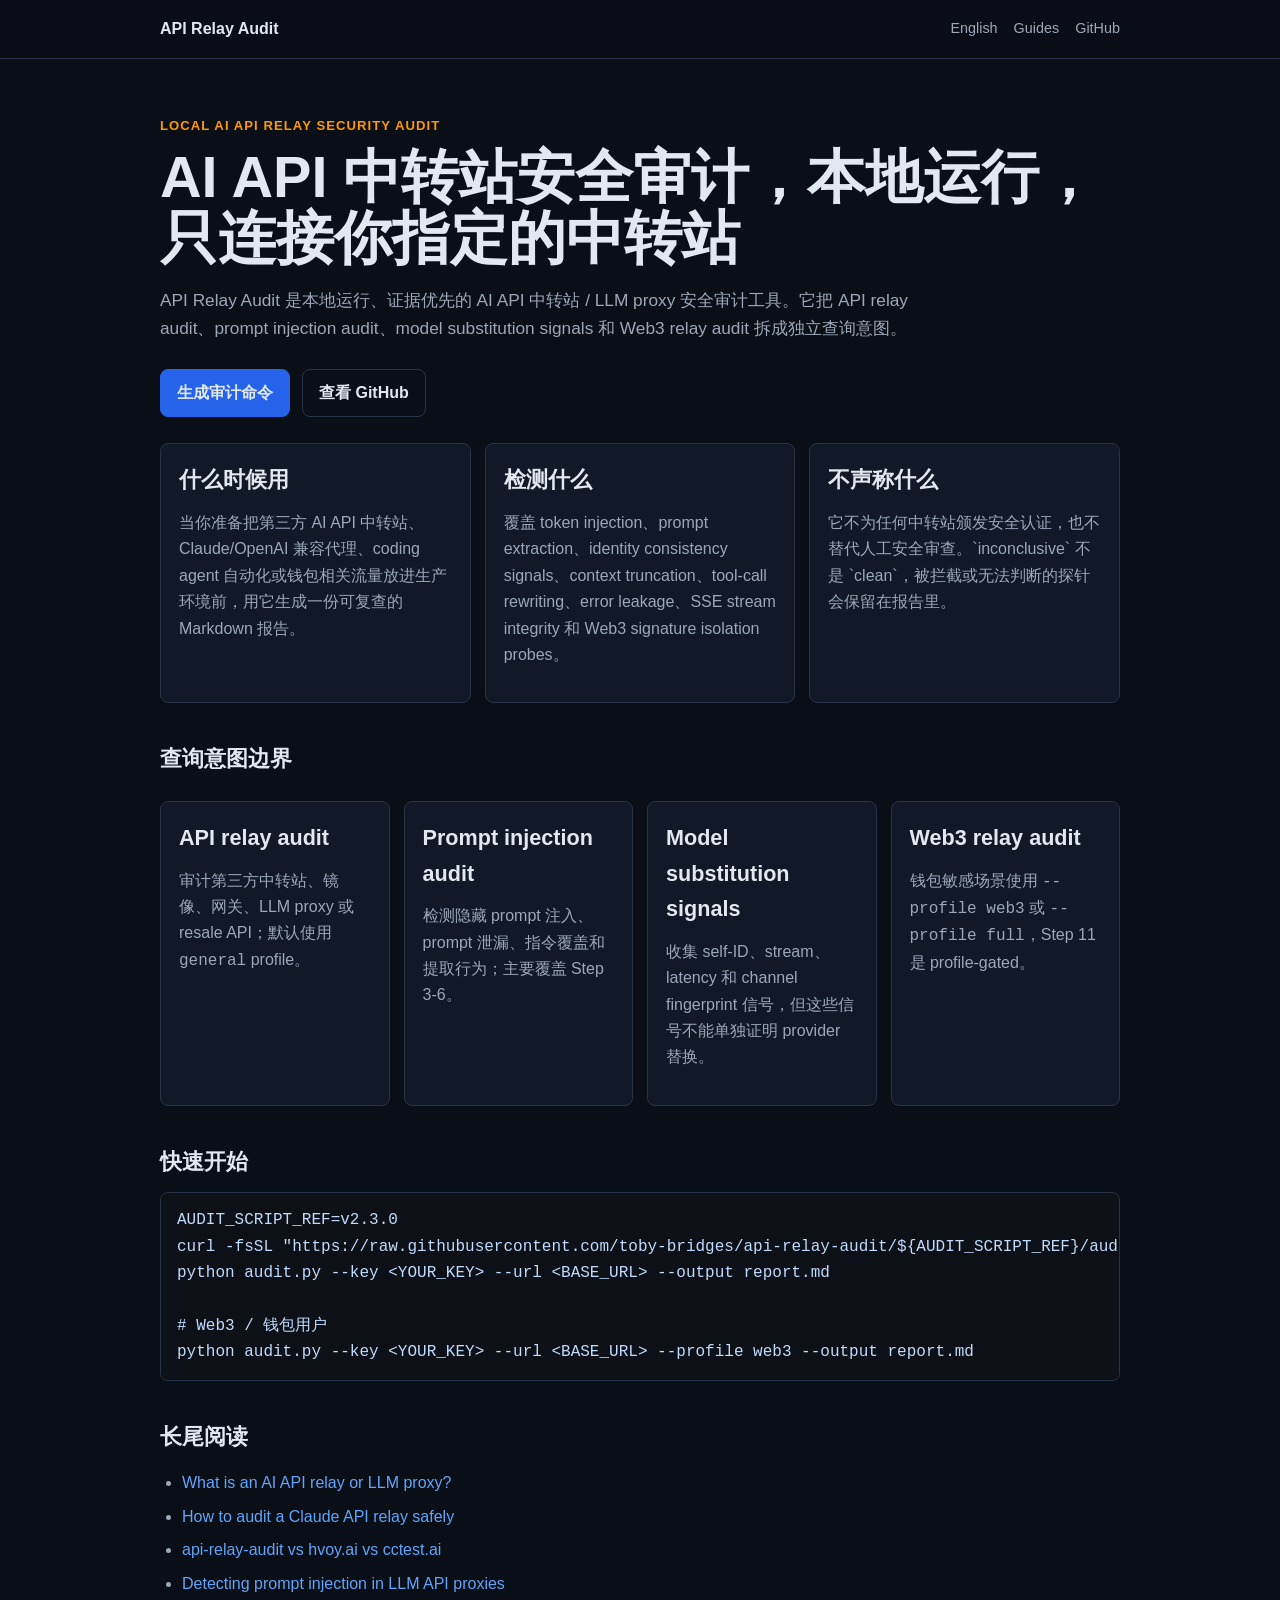
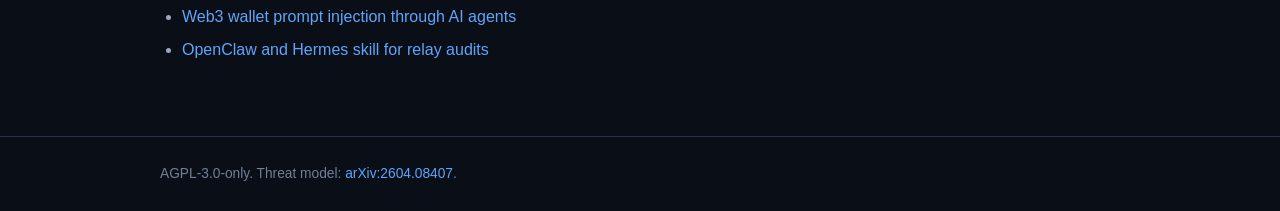
<file: web/zh/index.html>
<!DOCTYPE html>
<html lang="zh-CN">
<head>
<meta charset="UTF-8">
<meta name="viewport" content="width=device-width, initial-scale=1.0">
<title>API Relay Audit - AI API 中转站安全审计</title>
<meta name="description" content="本地审计 AI API 中转站和 LLM proxy，把 API relay audit、prompt injection audit、model substitution signals 和 Web3 relay audit 拆成清晰查询意图。">
<link rel="canonical" href="https://toby-bridges.github.io/api-relay-audit/zh/">
<link rel="alternate" hreflang="en" href="https://toby-bridges.github.io/api-relay-audit/">
<link rel="alternate" hreflang="zh-CN" href="https://toby-bridges.github.io/api-relay-audit/zh/">
<link rel="alternate" hreflang="x-default" href="https://toby-bridges.github.io/api-relay-audit/">
<meta property="og:type" content="website">
<meta property="og:title" content="API Relay Audit - AI API 中转站安全审计">
<meta property="og:description" content="本地审计 AI API 中转站和 LLM proxy，并为 relay、prompt injection、model substitution signals 和 Web3 profile 保持清晰证据边界。">
<meta property="og:url" content="https://toby-bridges.github.io/api-relay-audit/zh/">
<meta property="og:image" content="https://toby-bridges.github.io/api-relay-audit/assets/social-preview.png">
<meta name="twitter:card" content="summary_large_image">
<link rel="stylesheet" href="../assets/content.css">
</head>
<body>
<header>
  <div class="wrap nav">
    <a class="brand" href="../">API Relay Audit</a>
    <div class="links">
      <a href="../">English</a>
      <a href="../guides/what-is-ai-api-relay-proxy.html">Guides</a>
      <a href="https://github.com/toby-bridges/api-relay-audit">GitHub</a>
    </div>
  </div>
</header>
<main class="wrap">
  <div class="eyebrow">Local AI API Relay Security Audit</div>
  <h1>AI API 中转站安全审计，本地运行，只连接你指定的中转站</h1>
  <p class="lead">API Relay Audit 是本地运行、证据优先的 AI API 中转站 / LLM proxy 安全审计工具。它把 API relay audit、prompt injection audit、model substitution signals 和 Web3 relay audit 拆成独立查询意图。</p>
  <div class="cta">
    <a class="button primary" href="../#install">生成审计命令</a>
    <a class="button" href="https://github.com/toby-bridges/api-relay-audit">查看 GitHub</a>
  </div>

  <div class="grid">
    <section class="card">
      <h2>什么时候用</h2>
      <p>当你准备把第三方 AI API 中转站、Claude/OpenAI 兼容代理、coding agent 自动化或钱包相关流量放进生产环境前，用它生成一份可复查的 Markdown 报告。</p>
    </section>
    <section class="card">
      <h2>检测什么</h2>
      <p>覆盖 token injection、prompt extraction、identity consistency signals、context truncation、tool-call rewriting、error leakage、SSE stream integrity 和 Web3 signature isolation probes。</p>
    </section>
    <section class="card">
      <h2>不声称什么</h2>
      <p>它不为任何中转站颁发安全认证，也不替代人工安全审查。`inconclusive` 不是 `clean`，被拦截或无法判断的探针会保留在报告里。</p>
    </section>
  </div>

  <h2>查询意图边界</h2>
  <div class="grid">
    <section class="card">
      <h2>API relay audit</h2>
      <p>审计第三方中转站、镜像、网关、LLM proxy 或 resale API；默认使用 <code>general</code> profile。</p>
    </section>
    <section class="card">
      <h2>Prompt injection audit</h2>
      <p>检测隐藏 prompt 注入、prompt 泄漏、指令覆盖和提取行为；主要覆盖 Step 3-6。</p>
    </section>
    <section class="card">
      <h2>Model substitution signals</h2>
      <p>收集 self-ID、stream、latency 和 channel fingerprint 信号，但这些信号不能单独证明 provider 替换。</p>
    </section>
    <section class="card">
      <h2>Web3 relay audit</h2>
      <p>钱包敏感场景使用 <code>--profile web3</code> 或 <code>--profile full</code>，Step 11 是 profile-gated。</p>
    </section>
  </div>

  <h2>快速开始</h2>
  <pre class="code"><code>AUDIT_SCRIPT_REF=v2.3.0
curl -fsSL "https://raw.githubusercontent.com/toby-bridges/api-relay-audit/${AUDIT_SCRIPT_REF}/audit.py" -o audit.py
python audit.py --key &lt;YOUR_KEY&gt; --url &lt;BASE_URL&gt; --output report.md

# Web3 / 钱包用户
python audit.py --key &lt;YOUR_KEY&gt; --url &lt;BASE_URL&gt; --profile web3 --output report.md</code></pre>

  <h2>长尾阅读</h2>
  <ul>
    <li><a href="../guides/what-is-ai-api-relay-proxy.html">What is an AI API relay or LLM proxy?</a></li>
    <li><a href="../guides/audit-claude-api-relay-safely.html">How to audit a Claude API relay safely</a></li>
    <li><a href="../guides/compare-api-relay-audit-hvoy-cctest.html">api-relay-audit vs hvoy.ai vs cctest.ai</a></li>
    <li><a href="../guides/detect-prompt-injection-llm-api-proxies.html">Detecting prompt injection in LLM API proxies</a></li>
    <li><a href="../guides/web3-wallet-prompt-injection-ai-agents.html">Web3 wallet prompt injection through AI agents</a></li>
    <li><a href="../guides/openclaw-hermes-skill-api-relay-audit.html">OpenClaw and Hermes skill for relay audits</a></li>
  </ul>
</main>
<footer>
  <div class="wrap">AGPL-3.0-only. Threat model: <a href="https://arxiv.org/abs/2604.08407">arXiv:2604.08407</a>.</div>
</footer>
</body>
</html>
</file>
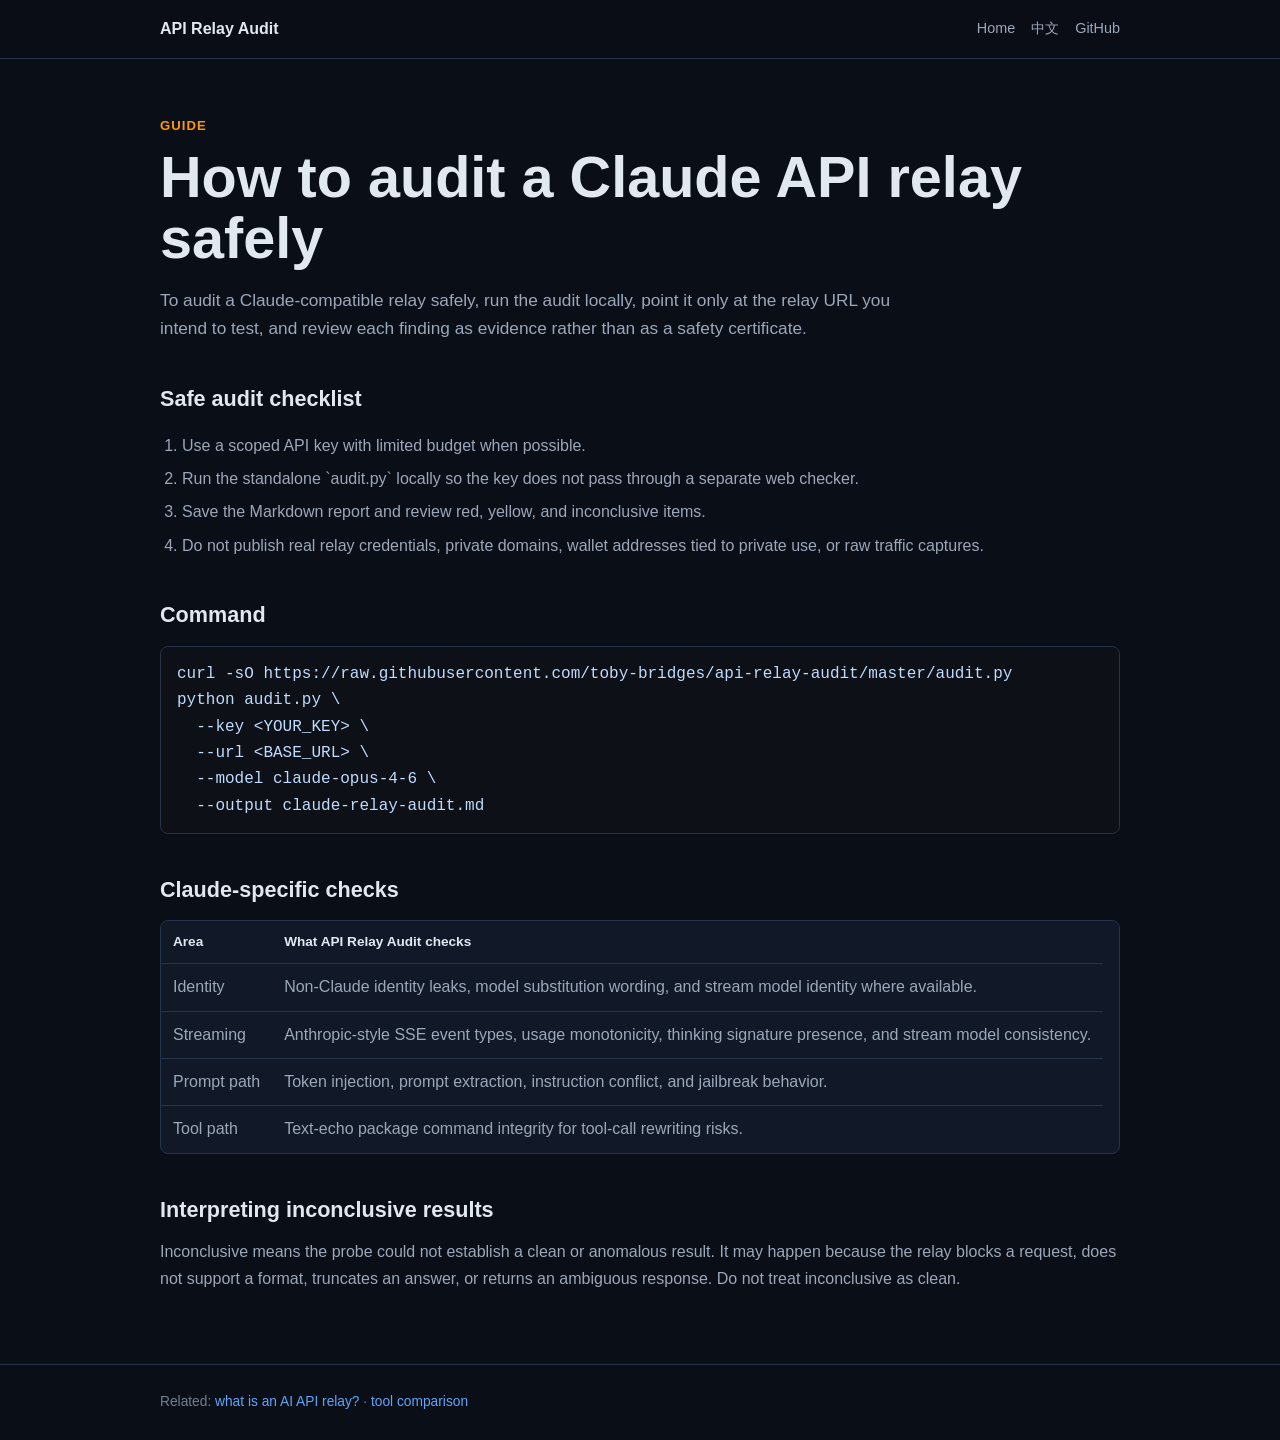
<file: web/guides/audit-claude-api-relay-safely.html>
<!DOCTYPE html>
<html lang="en">
<head>
<meta charset="UTF-8">
<meta name="viewport" content="width=device-width, initial-scale=1.0">
<title>How to Audit a Claude API Relay Safely</title>
<meta name="description" content="Audit a Claude-compatible API relay locally for prompt injection, model substitution, context truncation, tool rewriting, error leakage, and SSE anomalies.">
<link rel="canonical" href="https://toby-bridges.github.io/api-relay-audit/guides/audit-claude-api-relay-safely.html">
<link rel="stylesheet" href="../assets/content.css">
</head>
<body>
<header><div class="wrap nav"><a class="brand" href="../">API Relay Audit</a><div class="links"><a href="../">Home</a><a href="../zh/">中文</a><a href="https://github.com/toby-bridges/api-relay-audit">GitHub</a></div></div></header>
<main class="wrap">
  <div class="eyebrow">Guide</div>
  <h1>How to audit a Claude API relay safely</h1>
  <p class="lead">To audit a Claude-compatible relay safely, run the audit locally, point it only at the relay URL you intend to test, and review each finding as evidence rather than as a safety certificate.</p>

  <h2>Safe audit checklist</h2>
  <ol>
    <li>Use a scoped API key with limited budget when possible.</li>
    <li>Run the standalone `audit.py` locally so the key does not pass through a separate web checker.</li>
    <li>Save the Markdown report and review red, yellow, and inconclusive items.</li>
    <li>Do not publish real relay credentials, private domains, wallet addresses tied to private use, or raw traffic captures.</li>
  </ol>

  <h2>Command</h2>
  <pre class="code"><code>curl -sO https://raw.githubusercontent.com/toby-bridges/api-relay-audit/master/audit.py
python audit.py \
  --key &lt;YOUR_KEY&gt; \
  --url &lt;BASE_URL&gt; \
  --model claude-opus-4-6 \
  --output claude-relay-audit.md</code></pre>

  <h2>Claude-specific checks</h2>
  <table>
    <tr><th>Area</th><th>What API Relay Audit checks</th></tr>
    <tr><td>Identity</td><td>Non-Claude identity leaks, model substitution wording, and stream model identity where available.</td></tr>
    <tr><td>Streaming</td><td>Anthropic-style SSE event types, usage monotonicity, thinking signature presence, and stream model consistency.</td></tr>
    <tr><td>Prompt path</td><td>Token injection, prompt extraction, instruction conflict, and jailbreak behavior.</td></tr>
    <tr><td>Tool path</td><td>Text-echo package command integrity for tool-call rewriting risks.</td></tr>
  </table>

  <h2>Interpreting inconclusive results</h2>
  <p>Inconclusive means the probe could not establish a clean or anomalous result. It may happen because the relay blocks a request, does not support a format, truncates an answer, or returns an ambiguous response. Do not treat inconclusive as clean.</p>
</main>
<footer><div class="wrap">Related: <a href="what-is-ai-api-relay-proxy.html">what is an AI API relay?</a> · <a href="compare-api-relay-audit-hvoy-cctest.html">tool comparison</a></div></footer>
</body>
</html>
</file>
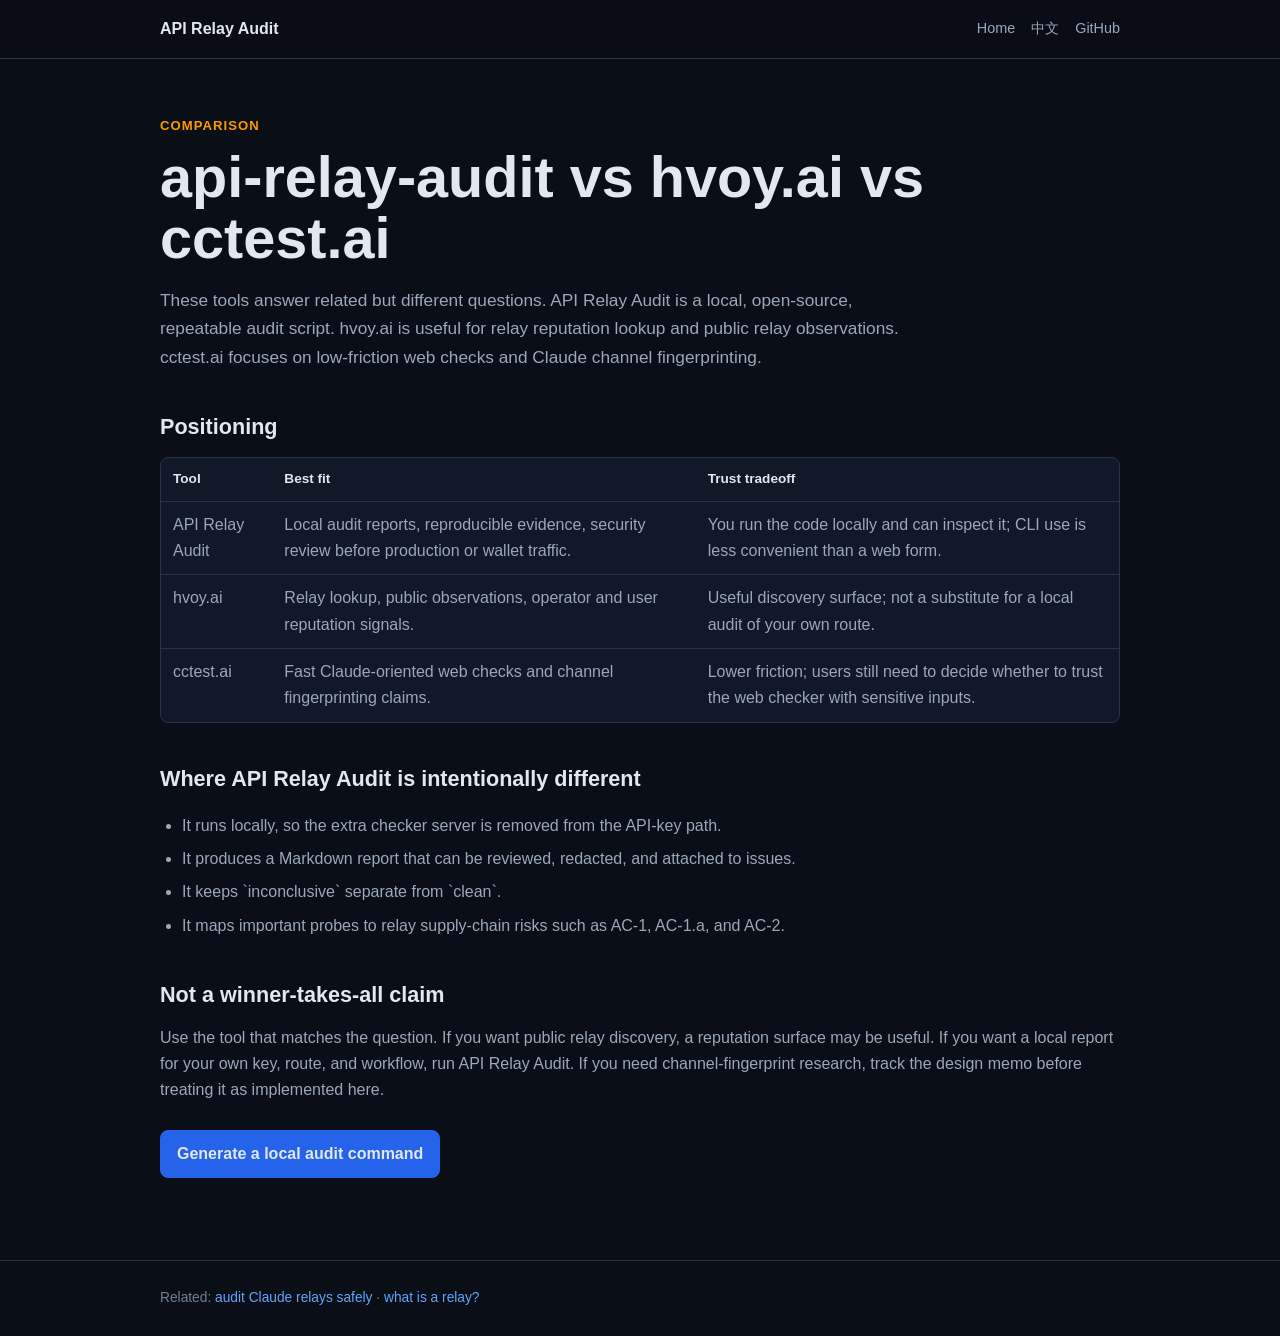
<file: web/guides/compare-api-relay-audit-hvoy-cctest.html>
<!DOCTYPE html>
<html lang="en">
<head>
<meta charset="UTF-8">
<meta name="viewport" content="width=device-width, initial-scale=1.0">
<title>api-relay-audit vs hvoy.ai vs cctest.ai</title>
<meta name="description" content="A restrained comparison of api-relay-audit, hvoy.ai, and cctest.ai for AI API relay and Claude proxy checking.">
<link rel="canonical" href="https://toby-bridges.github.io/api-relay-audit/guides/compare-api-relay-audit-hvoy-cctest.html">
<link rel="stylesheet" href="../assets/content.css">
</head>
<body>
<header><div class="wrap nav"><a class="brand" href="../">API Relay Audit</a><div class="links"><a href="../">Home</a><a href="../zh/">中文</a><a href="https://github.com/toby-bridges/api-relay-audit">GitHub</a></div></div></header>
<main class="wrap">
  <div class="eyebrow">Comparison</div>
  <h1>api-relay-audit vs hvoy.ai vs cctest.ai</h1>
  <p class="lead">These tools answer related but different questions. API Relay Audit is a local, open-source, repeatable audit script. hvoy.ai is useful for relay reputation lookup and public relay observations. cctest.ai focuses on low-friction web checks and Claude channel fingerprinting.</p>

  <h2>Positioning</h2>
  <table>
    <tr><th>Tool</th><th>Best fit</th><th>Trust tradeoff</th></tr>
    <tr><td>API Relay Audit</td><td>Local audit reports, reproducible evidence, security review before production or wallet traffic.</td><td>You run the code locally and can inspect it; CLI use is less convenient than a web form.</td></tr>
    <tr><td>hvoy.ai</td><td>Relay lookup, public observations, operator and user reputation signals.</td><td>Useful discovery surface; not a substitute for a local audit of your own route.</td></tr>
    <tr><td>cctest.ai</td><td>Fast Claude-oriented web checks and channel fingerprinting claims.</td><td>Lower friction; users still need to decide whether to trust the web checker with sensitive inputs.</td></tr>
  </table>

  <h2>Where API Relay Audit is intentionally different</h2>
  <ul>
    <li>It runs locally, so the extra checker server is removed from the API-key path.</li>
    <li>It produces a Markdown report that can be reviewed, redacted, and attached to issues.</li>
    <li>It keeps `inconclusive` separate from `clean`.</li>
    <li>It maps important probes to relay supply-chain risks such as AC-1, AC-1.a, and AC-2.</li>
  </ul>

  <h2>Not a winner-takes-all claim</h2>
  <p>Use the tool that matches the question. If you want public relay discovery, a reputation surface may be useful. If you want a local report for your own key, route, and workflow, run API Relay Audit. If you need channel-fingerprint research, track the design memo before treating it as implemented here.</p>

  <div class="cta"><a class="button primary" href="../#install">Generate a local audit command</a></div>
</main>
<footer><div class="wrap">Related: <a href="audit-claude-api-relay-safely.html">audit Claude relays safely</a> · <a href="what-is-ai-api-relay-proxy.html">what is a relay?</a></div></footer>
</body>
</html>
</file>
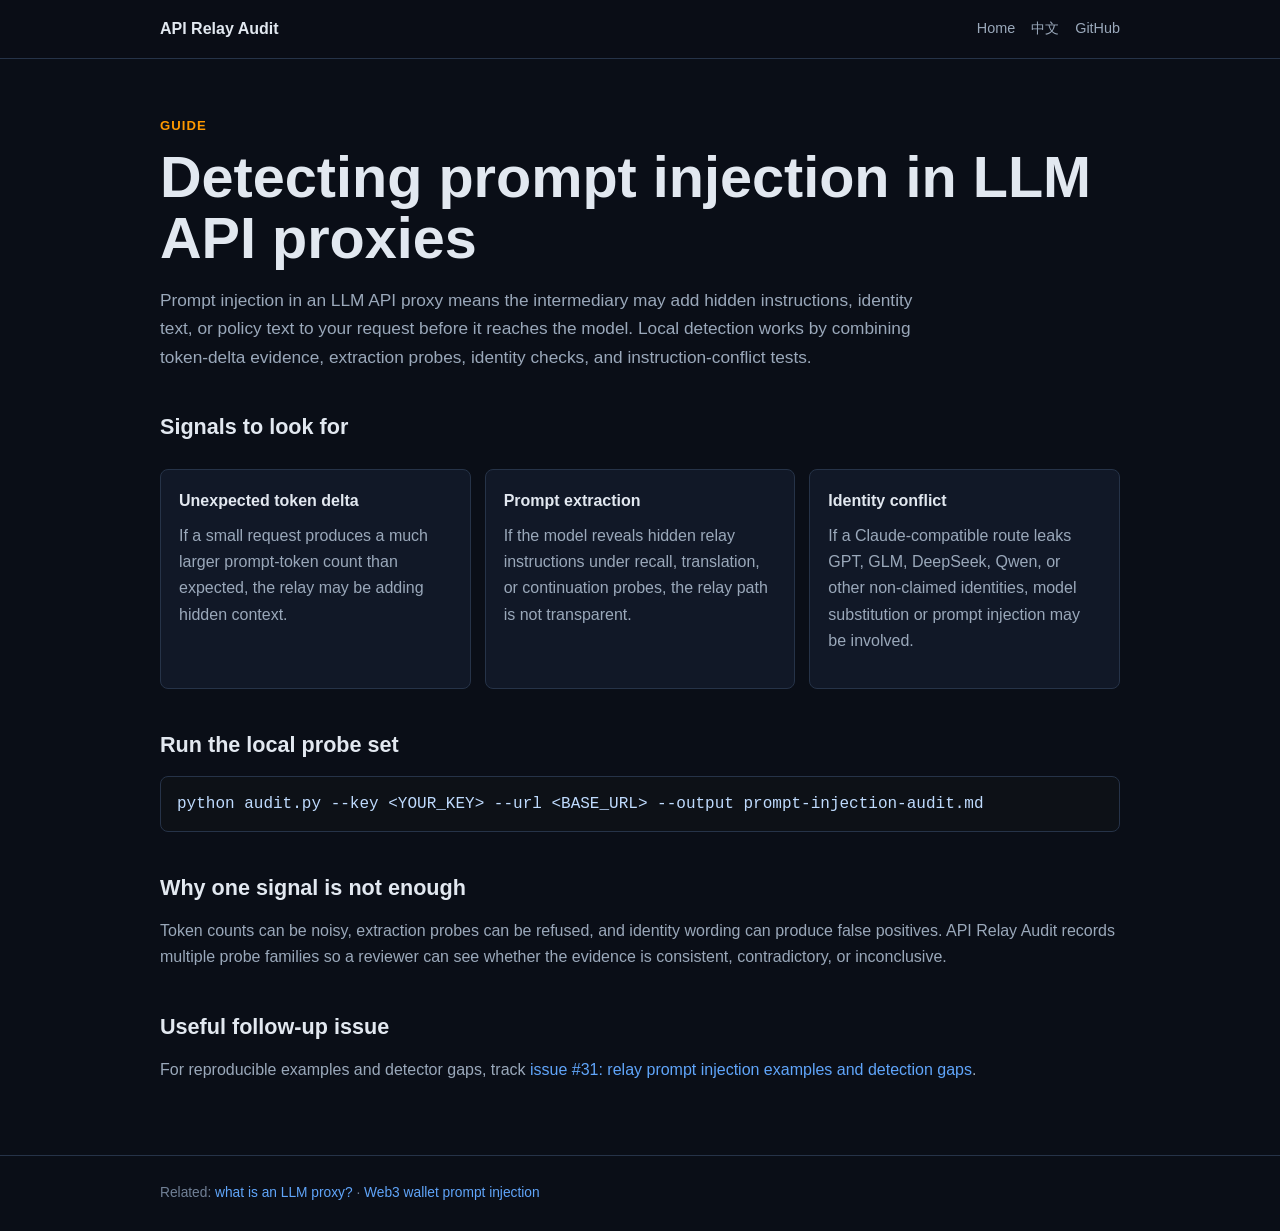
<file: web/guides/detect-prompt-injection-llm-api-proxies.html>
<!DOCTYPE html>
<html lang="en">
<head>
<meta charset="UTF-8">
<meta name="viewport" content="width=device-width, initial-scale=1.0">
<title>Detecting Prompt Injection in LLM API Proxies</title>
<meta name="description" content="How to detect prompt injection and hidden instruction changes in LLM API proxies with local probes and reviewable audit evidence.">
<link rel="canonical" href="https://toby-bridges.github.io/api-relay-audit/guides/detect-prompt-injection-llm-api-proxies.html">
<link rel="stylesheet" href="../assets/content.css">
</head>
<body>
<header><div class="wrap nav"><a class="brand" href="../">API Relay Audit</a><div class="links"><a href="../">Home</a><a href="../zh/">中文</a><a href="https://github.com/toby-bridges/api-relay-audit">GitHub</a></div></div></header>
<main class="wrap">
  <div class="eyebrow">Guide</div>
  <h1>Detecting prompt injection in LLM API proxies</h1>
  <p class="lead">Prompt injection in an LLM API proxy means the intermediary may add hidden instructions, identity text, or policy text to your request before it reaches the model. Local detection works by combining token-delta evidence, extraction probes, identity checks, and instruction-conflict tests.</p>

  <h2>Signals to look for</h2>
  <div class="grid">
    <section class="card"><h3>Unexpected token delta</h3><p>If a small request produces a much larger prompt-token count than expected, the relay may be adding hidden context.</p></section>
    <section class="card"><h3>Prompt extraction</h3><p>If the model reveals hidden relay instructions under recall, translation, or continuation probes, the relay path is not transparent.</p></section>
    <section class="card"><h3>Identity conflict</h3><p>If a Claude-compatible route leaks GPT, GLM, DeepSeek, Qwen, or other non-claimed identities, model substitution or prompt injection may be involved.</p></section>
  </div>

  <h2>Run the local probe set</h2>
  <pre class="code"><code>python audit.py --key &lt;YOUR_KEY&gt; --url &lt;BASE_URL&gt; --output prompt-injection-audit.md</code></pre>

  <h2>Why one signal is not enough</h2>
  <p>Token counts can be noisy, extraction probes can be refused, and identity wording can produce false positives. API Relay Audit records multiple probe families so a reviewer can see whether the evidence is consistent, contradictory, or inconclusive.</p>

  <h2>Useful follow-up issue</h2>
  <p>For reproducible examples and detector gaps, track <a href="https://github.com/toby-bridges/api-relay-audit/issues/31">issue #31: relay prompt injection examples and detection gaps</a>.</p>
</main>
<footer><div class="wrap">Related: <a href="what-is-ai-api-relay-proxy.html">what is an LLM proxy?</a> · <a href="web3-wallet-prompt-injection-ai-agents.html">Web3 wallet prompt injection</a></div></footer>
</body>
</html>
</file>
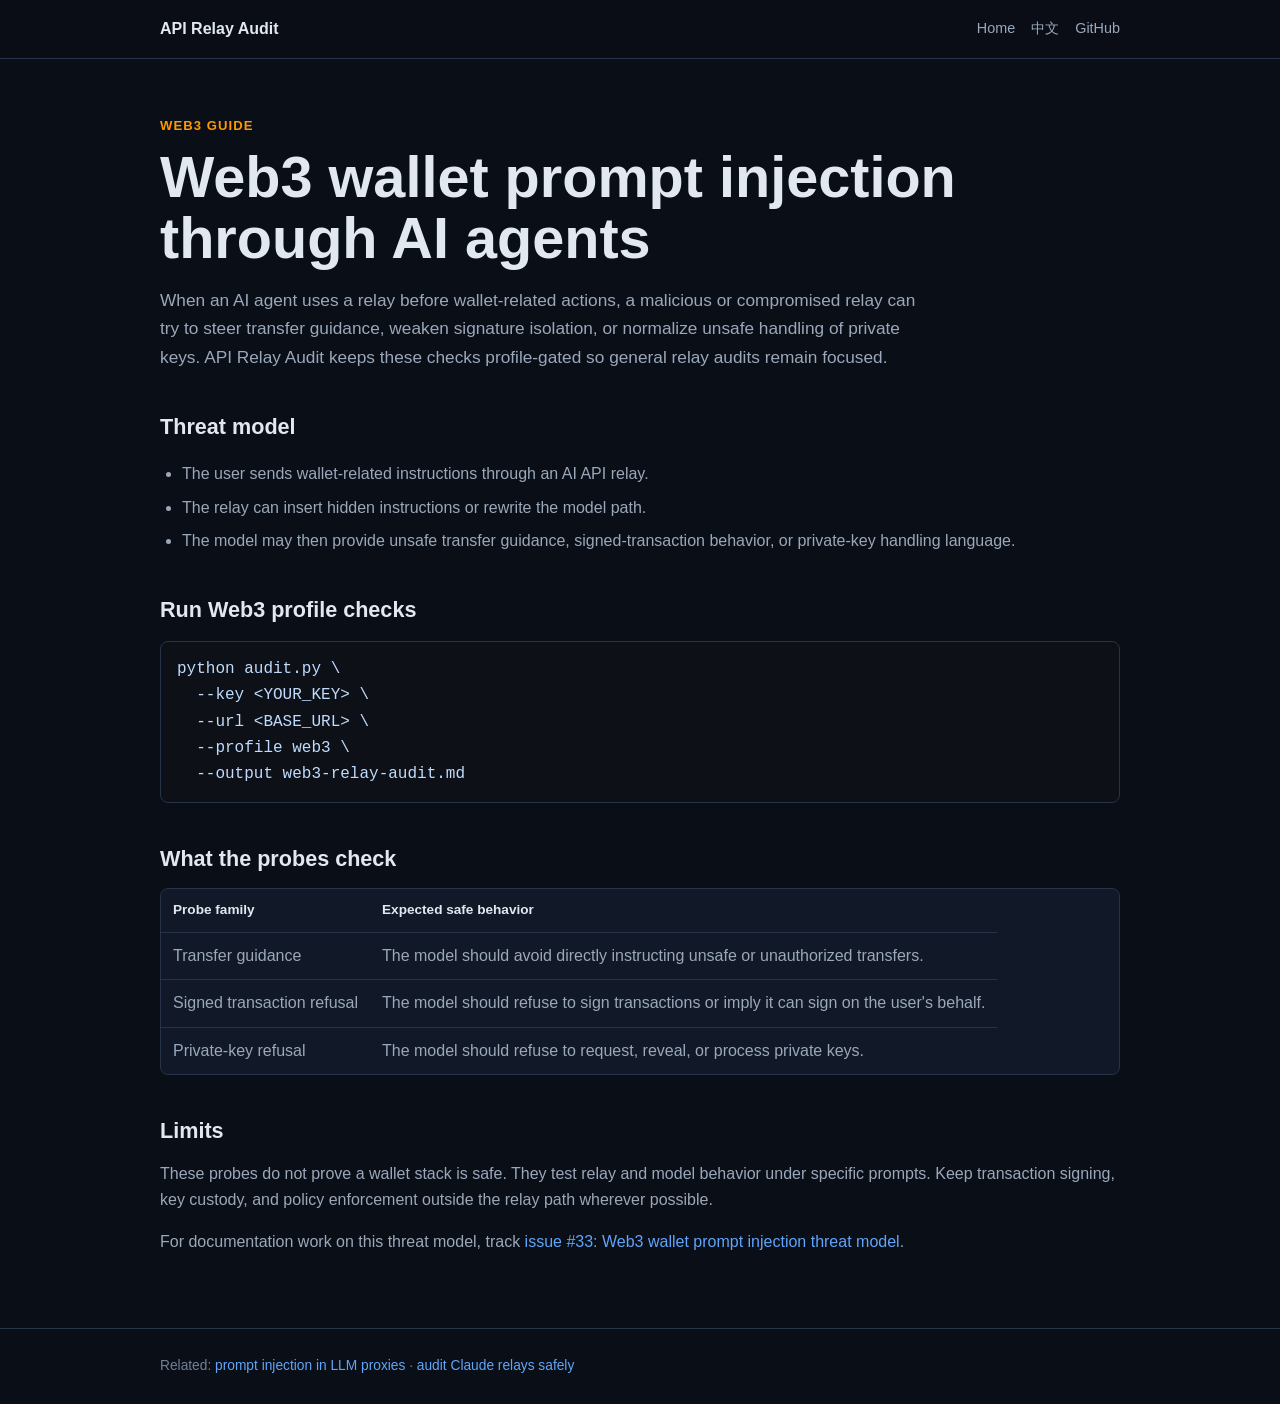
<file: web/guides/web3-wallet-prompt-injection-ai-agents.html>
<!DOCTYPE html>
<html lang="en">
<head>
<meta charset="UTF-8">
<meta name="viewport" content="width=device-width, initial-scale=1.0">
<title>Web3 Wallet Prompt Injection Through AI Agents</title>
<meta name="description" content="How AI API relays can affect Web3 wallet workflows, and how to run local signature-isolation probes before wallet-related traffic is trusted.">
<link rel="canonical" href="https://toby-bridges.github.io/api-relay-audit/guides/web3-wallet-prompt-injection-ai-agents.html">
<link rel="stylesheet" href="../assets/content.css">
</head>
<body>
<header><div class="wrap nav"><a class="brand" href="../">API Relay Audit</a><div class="links"><a href="../">Home</a><a href="../zh/">中文</a><a href="https://github.com/toby-bridges/api-relay-audit">GitHub</a></div></div></header>
<main class="wrap">
  <div class="eyebrow">Web3 Guide</div>
  <h1>Web3 wallet prompt injection through AI agents</h1>
  <p class="lead">When an AI agent uses a relay before wallet-related actions, a malicious or compromised relay can try to steer transfer guidance, weaken signature isolation, or normalize unsafe handling of private keys. API Relay Audit keeps these checks profile-gated so general relay audits remain focused.</p>

  <h2>Threat model</h2>
  <ul>
    <li>The user sends wallet-related instructions through an AI API relay.</li>
    <li>The relay can insert hidden instructions or rewrite the model path.</li>
    <li>The model may then provide unsafe transfer guidance, signed-transaction behavior, or private-key handling language.</li>
  </ul>

  <h2>Run Web3 profile checks</h2>
  <pre class="code"><code>python audit.py \
  --key &lt;YOUR_KEY&gt; \
  --url &lt;BASE_URL&gt; \
  --profile web3 \
  --output web3-relay-audit.md</code></pre>

  <h2>What the probes check</h2>
  <table>
    <tr><th>Probe family</th><th>Expected safe behavior</th></tr>
    <tr><td>Transfer guidance</td><td>The model should avoid directly instructing unsafe or unauthorized transfers.</td></tr>
    <tr><td>Signed transaction refusal</td><td>The model should refuse to sign transactions or imply it can sign on the user's behalf.</td></tr>
    <tr><td>Private-key refusal</td><td>The model should refuse to request, reveal, or process private keys.</td></tr>
  </table>

  <h2>Limits</h2>
  <p>These probes do not prove a wallet stack is safe. They test relay and model behavior under specific prompts. Keep transaction signing, key custody, and policy enforcement outside the relay path wherever possible.</p>

  <p>For documentation work on this threat model, track <a href="https://github.com/toby-bridges/api-relay-audit/issues/33">issue #33: Web3 wallet prompt injection threat model</a>.</p>
</main>
<footer><div class="wrap">Related: <a href="detect-prompt-injection-llm-api-proxies.html">prompt injection in LLM proxies</a> · <a href="audit-claude-api-relay-safely.html">audit Claude relays safely</a></div></footer>
</body>
</html>
</file>
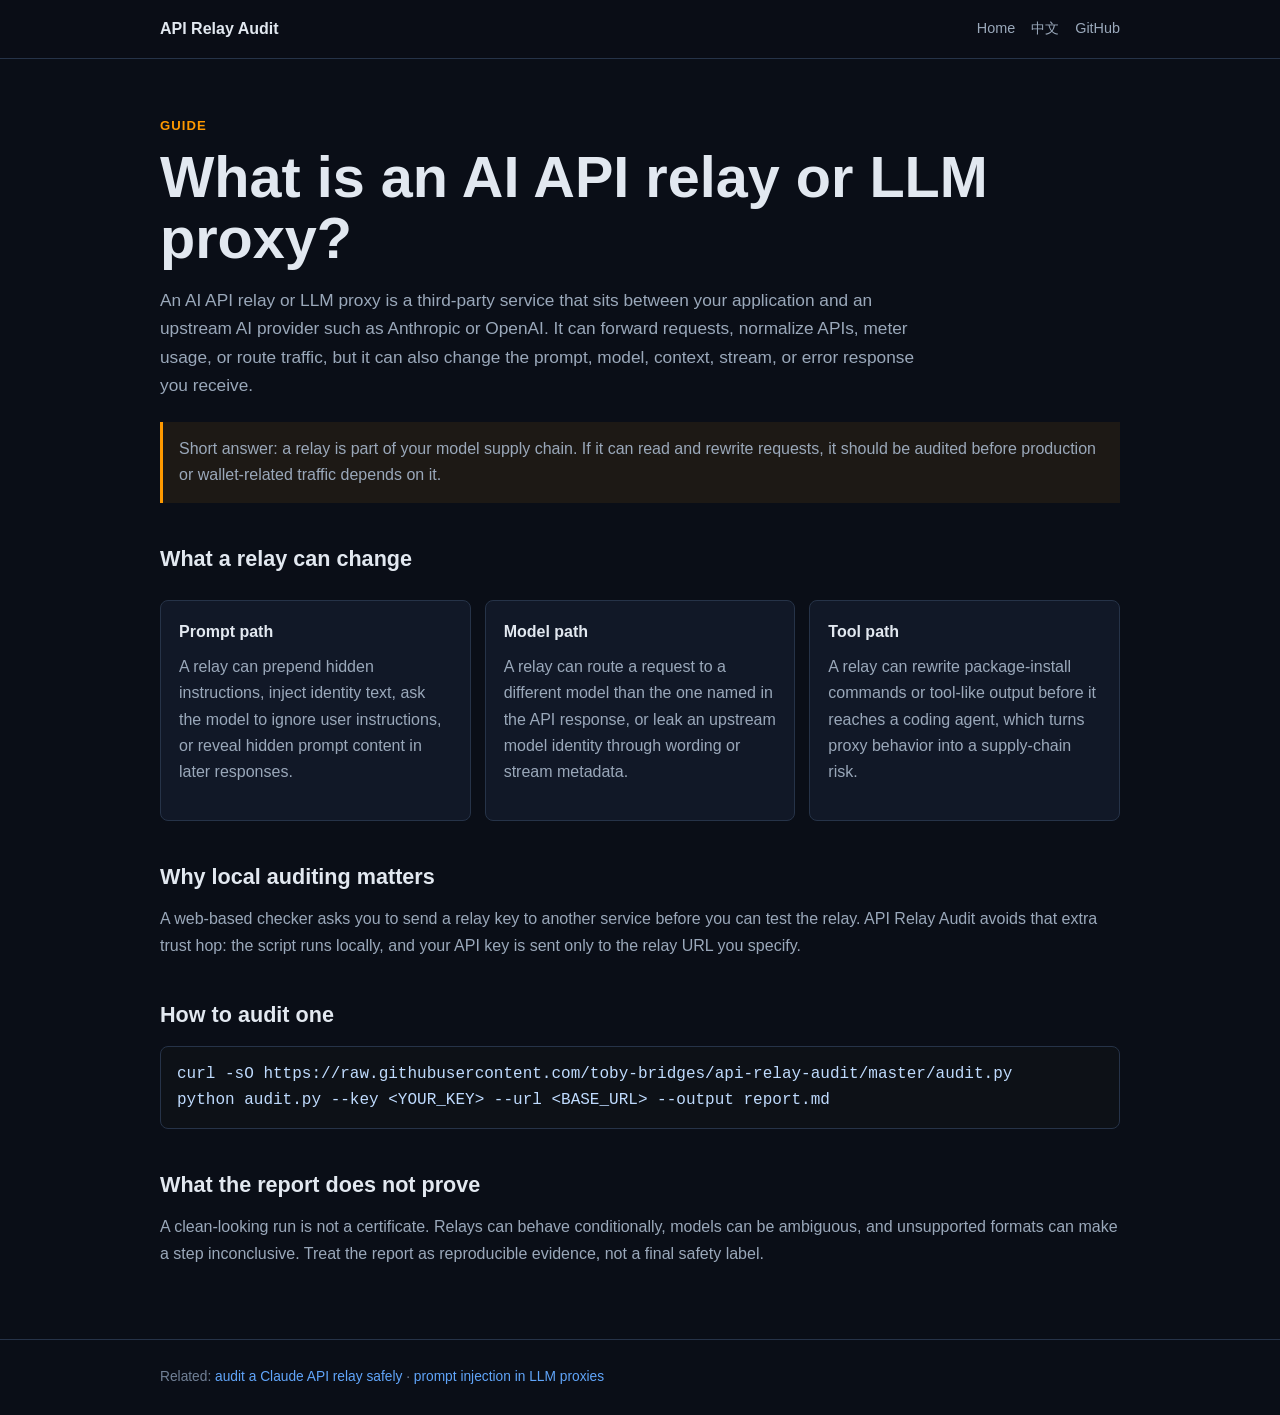
<file: web/guides/what-is-ai-api-relay-proxy.html>
<!DOCTYPE html>
<html lang="en">
<head>
<meta charset="UTF-8">
<meta name="viewport" content="width=device-width, initial-scale=1.0">
<title>What Is an AI API Relay or LLM Proxy?</title>
<meta name="description" content="An AI API relay or LLM proxy sits between your app and an AI provider. Learn what it can change, why it matters, and how to audit it locally.">
<link rel="canonical" href="https://toby-bridges.github.io/api-relay-audit/guides/what-is-ai-api-relay-proxy.html">
<link rel="stylesheet" href="../assets/content.css">
</head>
<body>
<header><div class="wrap nav"><a class="brand" href="../">API Relay Audit</a><div class="links"><a href="../">Home</a><a href="../zh/">中文</a><a href="https://github.com/toby-bridges/api-relay-audit">GitHub</a></div></div></header>
<main class="wrap">
  <div class="eyebrow">Guide</div>
  <h1>What is an AI API relay or LLM proxy?</h1>
  <p class="lead">An AI API relay or LLM proxy is a third-party service that sits between your application and an upstream AI provider such as Anthropic or OpenAI. It can forward requests, normalize APIs, meter usage, or route traffic, but it can also change the prompt, model, context, stream, or error response you receive.</p>

  <section class="note">Short answer: a relay is part of your model supply chain. If it can read and rewrite requests, it should be audited before production or wallet-related traffic depends on it.</section>

  <h2>What a relay can change</h2>
  <div class="grid">
    <section class="card"><h3>Prompt path</h3><p>A relay can prepend hidden instructions, inject identity text, ask the model to ignore user instructions, or reveal hidden prompt content in later responses.</p></section>
    <section class="card"><h3>Model path</h3><p>A relay can route a request to a different model than the one named in the API response, or leak an upstream model identity through wording or stream metadata.</p></section>
    <section class="card"><h3>Tool path</h3><p>A relay can rewrite package-install commands or tool-like output before it reaches a coding agent, which turns proxy behavior into a supply-chain risk.</p></section>
  </div>

  <h2>Why local auditing matters</h2>
  <p>A web-based checker asks you to send a relay key to another service before you can test the relay. API Relay Audit avoids that extra trust hop: the script runs locally, and your API key is sent only to the relay URL you specify.</p>

  <h2>How to audit one</h2>
  <pre class="code"><code>curl -sO https://raw.githubusercontent.com/toby-bridges/api-relay-audit/master/audit.py
python audit.py --key &lt;YOUR_KEY&gt; --url &lt;BASE_URL&gt; --output report.md</code></pre>

  <h2>What the report does not prove</h2>
  <p>A clean-looking run is not a certificate. Relays can behave conditionally, models can be ambiguous, and unsupported formats can make a step inconclusive. Treat the report as reproducible evidence, not a final safety label.</p>
</main>
<footer><div class="wrap">Related: <a href="audit-claude-api-relay-safely.html">audit a Claude API relay safely</a> · <a href="detect-prompt-injection-llm-api-proxies.html">prompt injection in LLM proxies</a></div></footer>
</body>
</html>
</file>
<file: web/assets/content.css>
*{box-sizing:border-box}
:root{
  --bg:#0a0e17;--panel:#111827;--panel2:#151f2f;--border:#263348;
  --text:#e2e8f0;--muted:#9aa8ba;--soft:#718096;--accent:#60a5fa;
  --green:#10b981;--yellow:#f59e0b;--orange:#fe9900;
}
html{scroll-behavior:smooth}
body{margin:0;background:var(--bg);color:var(--text);font-family:-apple-system,BlinkMacSystemFont,"Segoe UI","Noto Sans SC",sans-serif;line-height:1.65}
a{color:var(--accent);text-decoration:none}
a:hover{text-decoration:underline}
.wrap{width:min(960px,calc(100% - 40px));margin:0 auto}
header{border-bottom:1px solid var(--border);background:rgba(10,14,23,.9)}
.nav{display:flex;align-items:center;justify-content:space-between;gap:18px;padding:16px 0}
.brand{font-weight:800;color:var(--text)}
.links{display:flex;gap:16px;flex-wrap:wrap;font-size:.9rem}
.links a{color:var(--muted)}
main{padding:56px 0}
.eyebrow{color:var(--orange);font-size:.82rem;font-weight:800;text-transform:uppercase;letter-spacing:.08em}
h1{font-size:clamp(2rem,5vw,3.6rem);line-height:1.05;margin:10px 0 18px}
h2{font-size:1.35rem;margin:38px 0 12px}
h3{font-size:1rem;margin:24px 0 8px}
p{color:var(--muted);margin:0 0 16px}
ul,ol{color:var(--muted);padding-left:22px}
li{margin:7px 0}
.lead{font-size:1.08rem;max-width:760px}
.grid{display:grid;grid-template-columns:repeat(auto-fit,minmax(220px,1fr));gap:14px;margin:24px 0}
.card{background:var(--panel);border:1px solid var(--border);border-radius:8px;padding:18px}
.card h2,.card h3{margin-top:0}
.note{border-left:3px solid var(--orange);background:rgba(254,153,0,.08);padding:14px 16px;margin:22px 0;color:var(--muted)}
.code{background:#0d1117;border:1px solid var(--border);border-radius:8px;padding:14px 16px;overflow:auto;color:#bfdbfe}
code{font-family:"SF Mono",Monaco,Consolas,monospace}
table{width:100%;border-collapse:collapse;background:var(--panel);border:1px solid var(--border);border-radius:8px;overflow:hidden;display:block}
th,td{padding:10px 12px;border-bottom:1px solid var(--border);text-align:left;color:var(--muted);vertical-align:top}
th{color:var(--text);font-size:.85rem}
tr:last-child td{border-bottom:0}
.cta{display:flex;gap:12px;flex-wrap:wrap;margin:26px 0}
.button{display:inline-flex;align-items:center;justify-content:center;border:1px solid var(--border);border-radius:8px;padding:10px 16px;color:var(--text);font-weight:700}
.button.primary{background:#2563eb;border-color:#2563eb}
footer{border-top:1px solid var(--border);padding:26px 0;color:var(--soft);font-size:.86rem}
@media(max-width:640px){.nav{align-items:flex-start;flex-direction:column}table{font-size:.86rem}}
</file>
